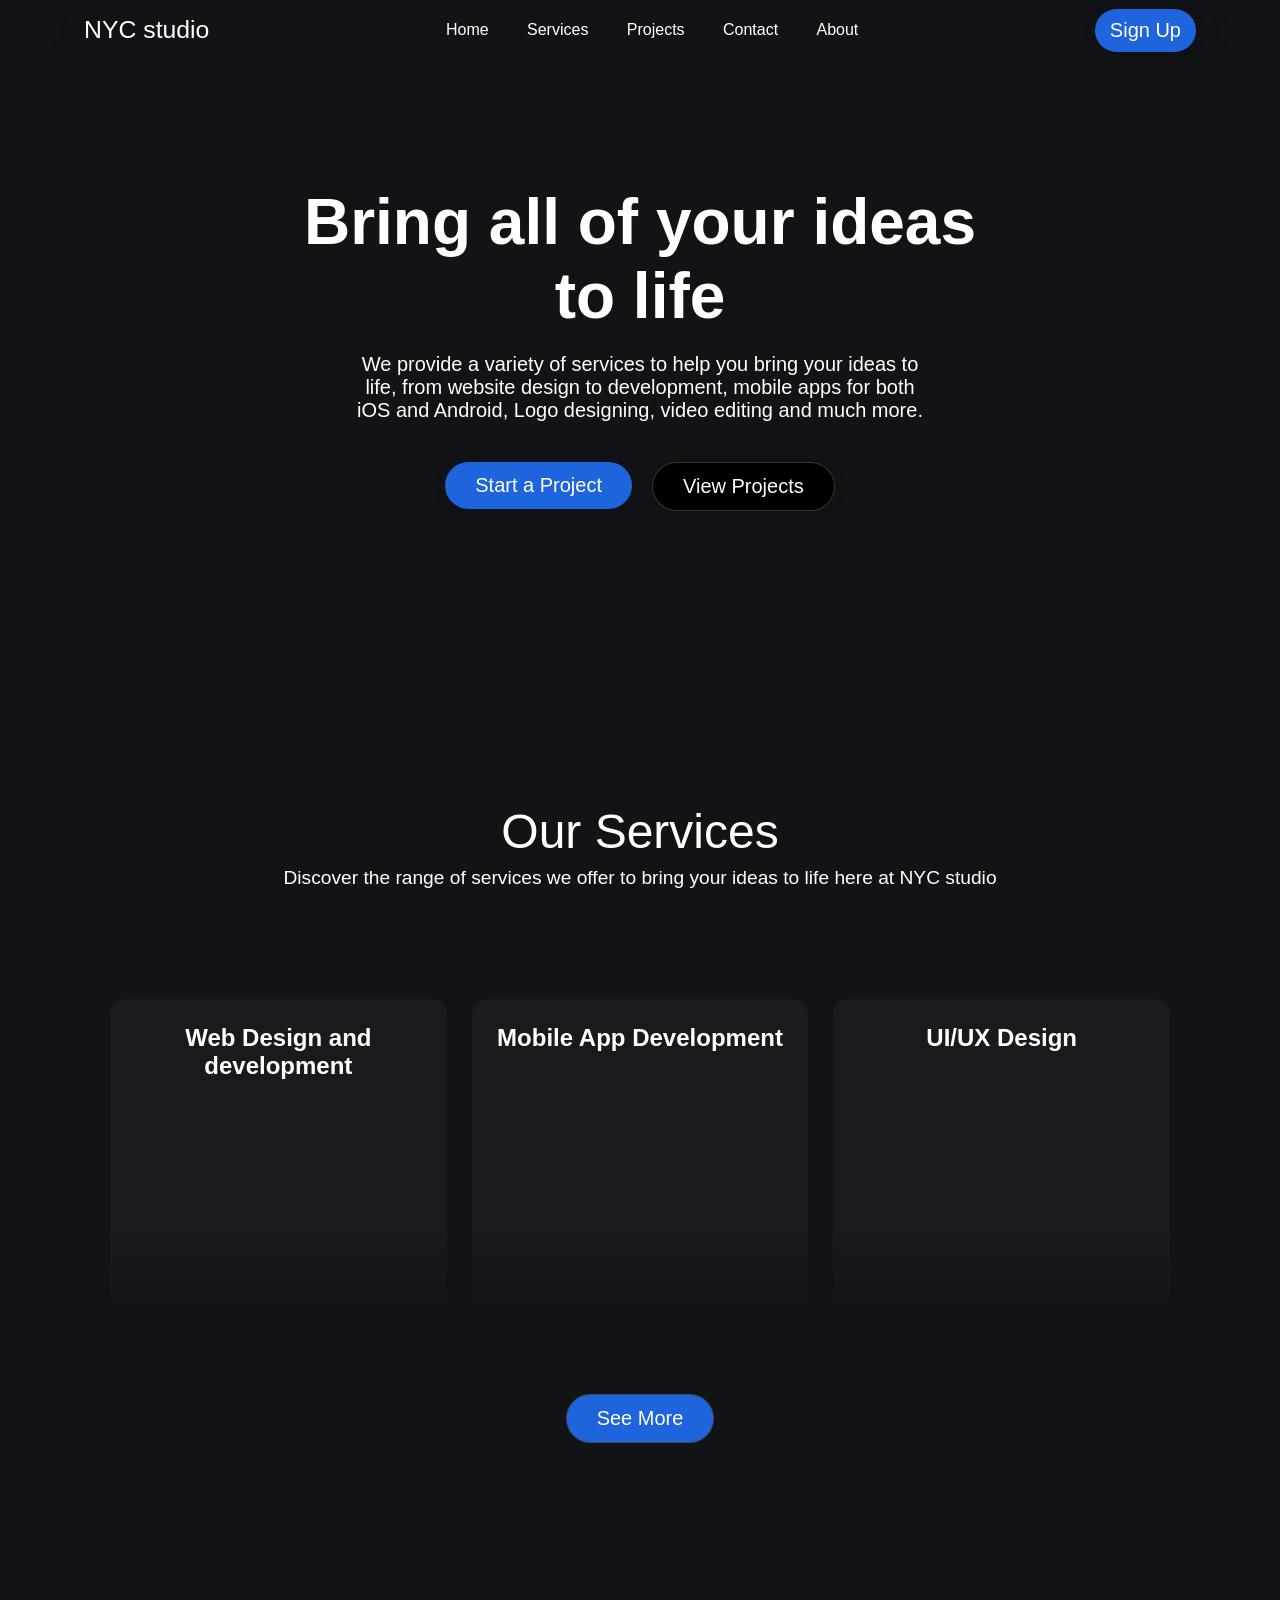
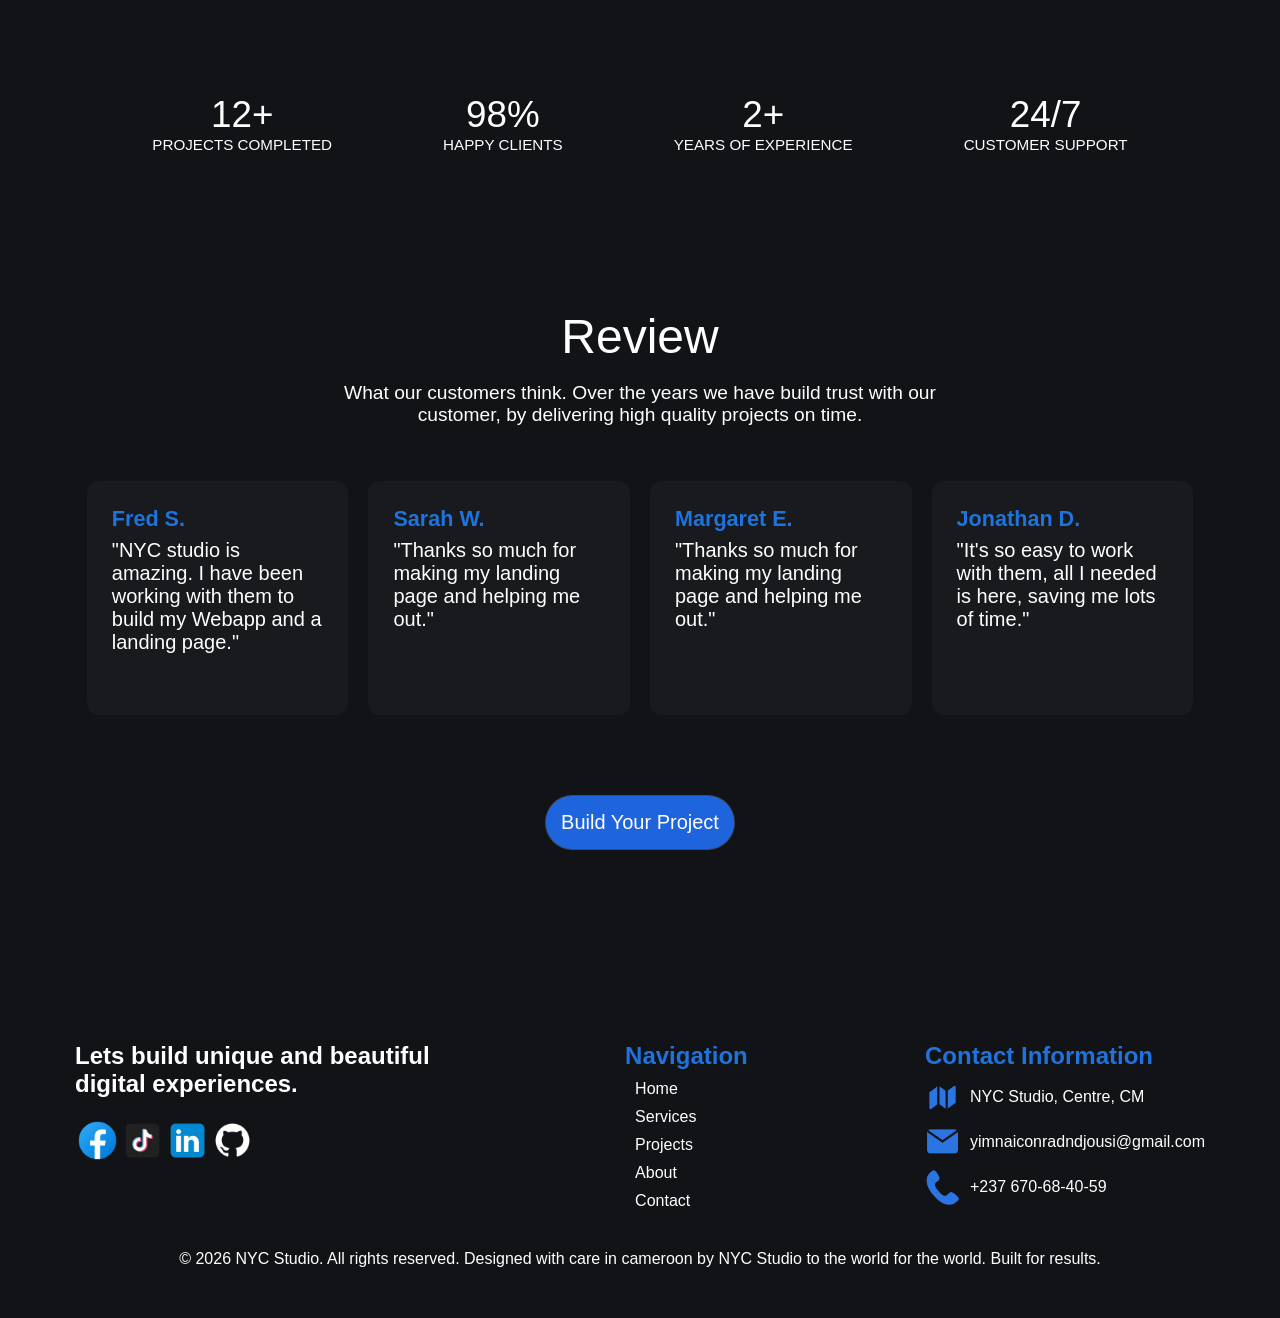
<file: index.html>
<!DOCTYPE html>
<html lang="en">
<head>
    <meta charset="UTF-8">
    <meta name="viewport" content="width=device-width, initial-scale=1.0">
    <title>NYC studio</title>
    <link rel="stylesheet" href="./styles/style.css">
    <link rel="shortcut icon" href="./favicon.svg" type="image/x-icon">
    <script src="./scripts/main.js" defer></script>
    <link rel="shortcut icon" href="./icons/AI.webp" type="image/x-icon">
</head>
<body>
    <section class="hero-section">
        <nav class="navbar">
            <div class="navbar-logo">
                <span>NYC studio</span>
            </div>
            <div class="navbar-link">
                <ul>
                    <li><a href="./index.html">Home</a></li>
                    <li><a href="./pages/services.html">Services</a></li>
                    <li><a href="./pages/projects.html">Projects</a></li>
                    <li><a href="./pages/contact.html">Contact</a></li>
                    <li><a href="./pages/about.html">About</a></li>
                </ul>
            </div>
            <div class="navbar-call-to-action">
                <a href="/login.html"><button class="signup-btn">Sign Up</button></a>
            </div>
        </nav>

        <div class="hero-content">
            <h1 id="hero-section-title">Bring all of your ideas to life</h1>
            <p>We provide a variety of services to help you bring your ideas to life, from website design to development, mobile apps for both iOS and Android, Logo designing, video editing and much more.</p>

            <div class="hero-buttons">
                <a href="./pages/services.html"><button class="Start-project-btn">Start a Project</button></a>
                <a href="./pages/projects.html"><button class="view-project-btn">View Projects</button></a>
            </div>
    </section>

    <!-- #Services Section -->

    <section class="service-section">
        <div>
            <div class="service-section-h">
                <span>Our Services</span>
                <div class="service-section-p">
                    <p>Discover the range of services we offer to bring your ideas to life here at NYC studio</p>
                </div>
            </div>

            <div id="services-card-container">
                    <div class="service-card">
                        <h2>Web Design and development</h2>
                        
                        <div class="service-card-description">
                            <p>We design and create stunning and responsive websites that captivate your audience and drive results.</p>
                        </div>
                    </div>

                    <div class="service-card">
                        <h2>Mobile App Development</h2>

                        <div class="service-card-description">
                            <p>We build powerful and engaging mobile applications for both iOS and Android platforms.</p>
                        </div>
                    </div>

                    <div class="service-card">
                        <h2>UI/UX Design</h2>

                        <div class="service-card-description">
                            <p>We create unique and memorable user interfaces and experiences that enhance your product's usability and appeal.</p>
                        </div>
                        
                    </div>
            </div>

            <div class="see-more">
                <a href="/pages/services.html"><button class="see-more-btn">See More</button></a>
            </div>
        </div>
    </section>

    <!-- #Review Section -->
    <section class="review-section">
        <div class="review-info">
            <div class="summary-review-info">
                <p>12+</p>
                <span>PROJECTS COMPLETED</span>
            </div>

            <div class="summary-review-info">
                <p>98%</p>
                <span>HAPPY CLIENTS</span>
            </div>

            <div class="summary-review-info">
                <p>2+</p>
                <span>YEARS OF EXPERIENCE</span>
            </div>

            <div class="summary-review-info">
                <p>24/7</p>
                <span>CUSTOMER SUPPORT</span>
            </div>
        </div>

        <div class="customer-review">
            <div class="customer-container">
                <span>Review</span>
                <p>What our customers think. Over the years we have build trust with our customer, by delivering high quality projects on time.</p>
            </div>

            <div class="rewiews-containers">
                <div class="user-review">
                    <div>
                        <h3>Fred S.</h3>
                    </div>
                    
                    <div>
                        <p>"NYC studio is amazing. I have been working with them to build my Webapp and a landing page."</p>
                    </div>
                </div>

                <div class="user-review">
                    <div>
                        <h3>Sarah W.</h3>
                    </div>

                    <div>
                        <p>"Thanks so much for making my landing page and helping me out."</p>
                    </div>
                </div>

                <div class="user-review">
                    <div>
                        <h3>Margaret E.</h3>
                    </div>

                    <div>
                        <p>"Thanks so much for making my landing page and helping me out."</p>
                    </div>
                </div>

                <div class="user-review">
                    <div>
                        <h3>Jonathan D.</h3>
                    </div>

                    <div>
                        <p>"It's so easy to work with them, all I needed is here, saving me lots of time."</p>
                    </div>
                </div>
            </div>

            <button id="buildProject">Build Your Project</button>
        </div>

    </section>

    <!-- #Footer Section -->

    <footer>
        <div class="footer-content">
            <div class="conclusion">
                <p>Lets build unique and beautiful digital experiences.</p>
                <div class="socail-medias">
                    <img class="icon" src="./icons/facebook.webp" alt="Facebook">
                    <img class="icon" src="./icons/tiktok.webp" alt="Tiktok">
                    <img class="icon" src="./icons/linkedin.webp" alt="Linkedin">
                    <img class="icon" src="./icons/github-white.webp" alt="Github">
                </div>
            </div>

            <div class="footer-links-container">
                <h1>Navigation</h1>
                <div class="foot-link-div">
                    <ul>
                        <div><li class="foot-nav"><a class="foot-li" href="./index.html">Home</a></li></div>
                        <div><li class="foot-nav"><a class="foot-li" href="./pages/services.html">Services</a></li></div>
                        <div><li class="foot-nav"><a class="foot-li" href="./pages/projects.html">Projects</a></li></div>
                        <div><li class="foot-nav"><a class="foot-li" href="./pages/about.html">About</a></li></div>
                        <div><li class="foot-nav"><a class="foot-li" href="./pages/contact.html">Contact</a></li></div>
                    </ul>
                </div>
            </div>

            <div class="footer-extra">
                <h1>Contact Information</h1>
                <div class="contact-information">
                    <img class="icon" src="./icons/map.webp" alt="Map icon">
                    <p>NYC Studio, Centre, CM</p>
                </div>

                <div class="contact-information">
                    <img class="icon" src="./icons/message.webp" alt="mail icon">
                    <p>yimnaiconradndjousi@gmail.com</p>
                </div>

                <div class="contact-information">
                    <img class="icon" src="./icons/phone.webp" alt="phone icon">
                    <p>+237 670-68-40-59 </p>
                </div>
            </div>
        </div>

        <div class="footer-copyright">
            <p>&copy; 2026 NYC Studio. All rights reserved. Designed with care in cameroon by NYC Studio to the world for the world. Built for results.</p>
        </div>
    </footer>

</body>
</html>
</file>
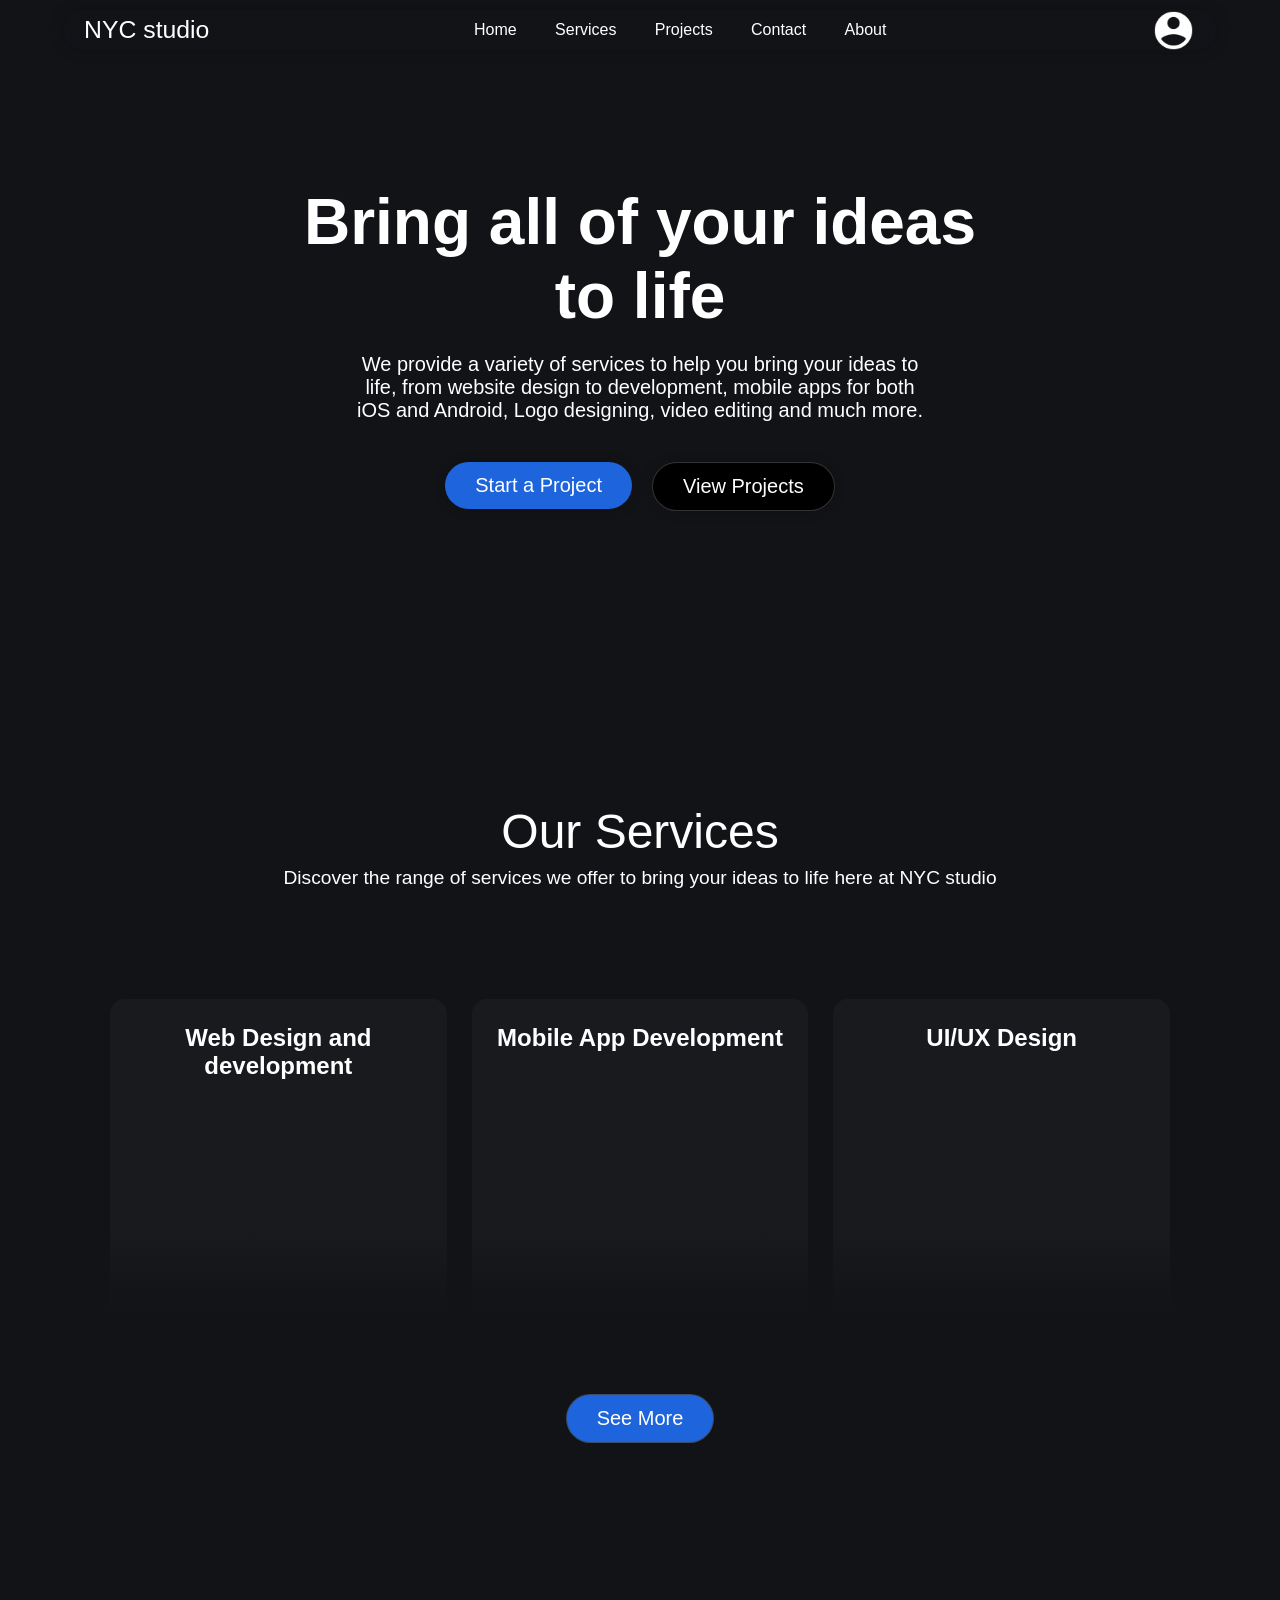
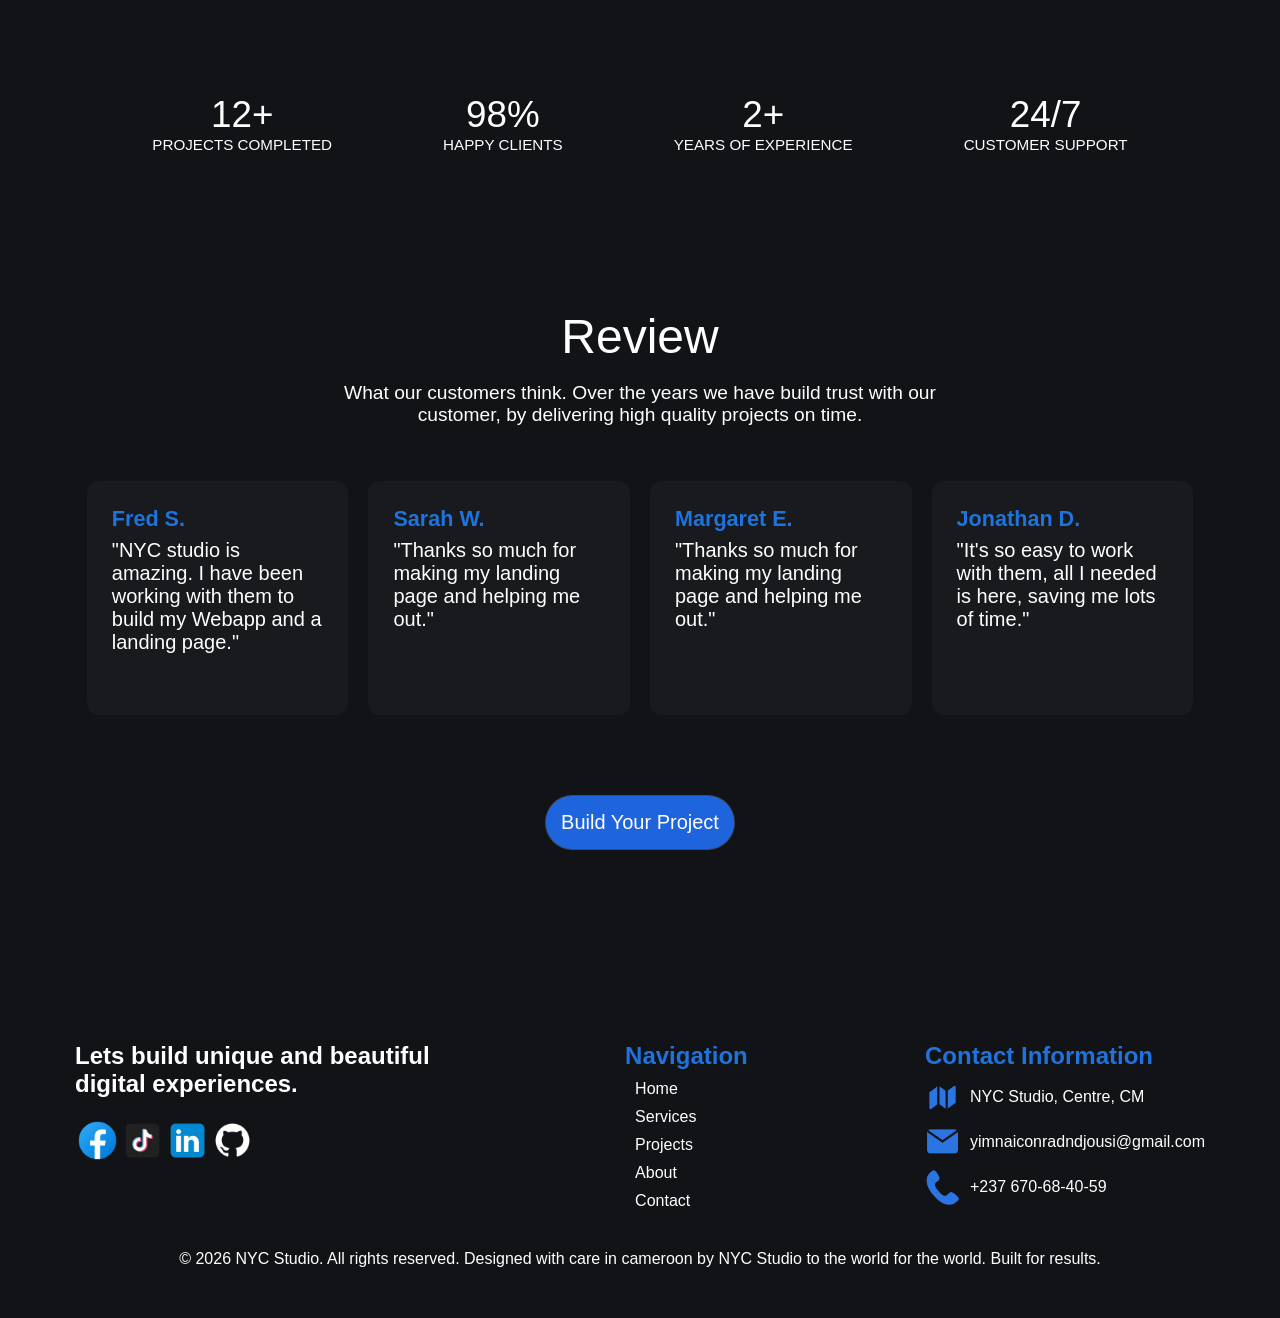
<file: home.html>
<!DOCTYPE html>
<html lang="en">
<head>
    <meta charset="UTF-8">
    <meta name="viewport" content="width=device-width, initial-scale=1.0">
    <title>NYC studio</title>
    <link rel="stylesheet" href="./styles/style.css">
    <link rel="shortcut icon" href="./favicon.svg" type="image/x-icon">
    <script src="./scripts/main.js" defer></script>
    <link rel="shortcut icon" href="./icons/AI.webp" type="image/x-icon">
</head>
<body>
    <section class="hero-section">
        <nav class="navbar">
            <div class="navbar-logo">
                <span>NYC studio</span>
            </div>

            <div class="navbar-link">
                <ul>
                    <li><a href="./index.html">Home</a></li>
                    <li><a href="./pages/services.html">Services</a></li>
                    <li><a href="./pages/projects.html">Projects</a></li>
                    <li><a href="./pages/contact.html">Contact</a></li>
                    <li><a href="./pages/about.html">About</a></li>
                </ul>
            </div>
            <div class="navbar-call-to-action">
                <!-- <a href="/signup.html"><button class="signup-btn">Sign Up</button></a> -->
                <img class="icon" src="./icons/user.png" alt="">
            </div>
        </nav>

        <div class="hero-content">
            <h1 id="hero-section-title">Bring all of your ideas to life</h1>
            <p>We provide a variety of services to help you bring your ideas to life, from website design to development, mobile apps for both iOS and Android, Logo designing, video editing and much more.</p>

            <div class="hero-buttons">
                <a href="./pages/services.html"><button class="Start-project-btn">Start a Project</button></a>
                <a href="./pages/projects.html"><button class="view-project-btn">View Projects</button></a>
            </div>
    </section>

    <!-- #Services Section -->
    <section class="service-section">
        <div>
            <div class="service-section-h">
                <span>Our Services</span>
                <div class="service-section-p">
                    <p>Discover the range of services we offer to bring your ideas to life here at NYC studio</p>
                </div>
            </div>

            <div id="services-card-container">
                    <div class="service-card">
                        <h2>Web Design and development</h2>
                        
                        <div class="service-card-description">
                            <p>We design and create stunning and responsive websites that captivate your audience and drive results.</p>
                        </div>
                    </div>

                    <div class="service-card">
                        <h2>Mobile App Development</h2>

                        <div class="service-card-description">
                            <p>We build powerful and engaging mobile applications for both iOS and Android platforms.</p>
                        </div>
                    </div>

                    <div class="service-card">
                        <h2>UI/UX Design</h2>

                        <div class="service-card-description">
                            <p>We create unique and memorable user interfaces and experiences that enhance your product's usability and appeal.</p>
                        </div>
                        
                    </div>
            </div>

            <div class="see-more">
                <a href="/pages/services.html"><button class="see-more-btn">See More</button></a>
            </div>
        </div>
    </section>

    <!-- #Review Section -->
    <section class="review-section">
        <div class="review-info">
            <div class="summary-review-info">
                <p>12+</p>
                <span>PROJECTS COMPLETED</span>
            </div>

            <div class="summary-review-info">
                <p>98%</p>
                <span>HAPPY CLIENTS</span>
            </div>

            <div class="summary-review-info">
                <p>2+</p>
                <span>YEARS OF EXPERIENCE</span>
            </div>

            <div class="summary-review-info">
                <p>24/7</p>
                <span>CUSTOMER SUPPORT</span>
            </div>
        </div>

        <div class="customer-review">
            <div class="customer-container">
                <span>Review</span>
                <p>What our customers think. Over the years we have build trust with our customer, by delivering high quality projects on time.</p>
            </div>

            <div class="rewiews-containers">
                <div class="user-review">
                    <div>
                        <h3>Fred S.</h3>
                    </div>
                    
                    <div>
                        <p>"NYC studio is amazing. I have been working with them to build my Webapp and a landing page."</p>
                    </div>
                </div>

                <div class="user-review">
                    <div>
                        <h3>Sarah W.</h3>
                    </div>

                    <div>
                        <p>"Thanks so much for making my landing page and helping me out."</p>
                    </div>
                </div>

                <div class="user-review">
                    <div>
                        <h3>Margaret E.</h3>
                    </div>

                    <div>
                        <p>"Thanks so much for making my landing page and helping me out."</p>
                    </div>
                </div>

                <div class="user-review">
                    <div>
                        <h3>Jonathan D.</h3>
                    </div>

                    <div>
                        <p>"It's so easy to work with them, all I needed is here, saving me lots of time."</p>
                    </div>
                </div>
            </div>

            <button id="buildProject">Build Your Project</button>
        </div>

    </section>

    <!-- #Footer Section -->
    <footer>
        <div class="footer-content">
            <div class="conclusion">
                <p>Lets build unique and beautiful digital experiences.</p>
                <div class="socail-medias">
                    <img class="icon" src="./icons/facebook.webp" alt="Facebook">
                    <img class="icon" src="./icons/tiktok.webp" alt="Tiktok">
                    <img class="icon" src="./icons/linkedin.webp" alt="Linkedin">
                    <img class="icon" src="./icons/github-white.webp" alt="Github">
                </div>
            </div>

            <div class="footer-links-container">
                <h1>Navigation</h1>
                <div class="foot-link-div">
                    <ul>
                        <li class="foot-nav" id="home-redirect"><a class="foot-li" href="./index.html">Home</a></li>
                        <li class="foot-nav"><a class="foot-li" href="./pages/services.html">Services</a></li>
                        <li class="foot-nav"><a class="foot-li" href="./pages/projects.html">Projects</a></li>
                        <li class="foot-nav"><a class="foot-li" href="./pages/about.html">About</a></li>
                        <li class="foot-nav"><a class="foot-li" href="./pages/contact.html">Contact</a></li>
                    </ul>
                </div>
            </div>

            <div class="footer-extra">
                <h1>Contact Information</h1>
                <div class="contact-information">
                    <img class="icon" src="./icons/map.webp" alt="Map icon">
                    <p>NYC Studio, Centre, CM</p>
                </div>

                <div class="contact-information">
                    <img class="icon" src="./icons/message.webp" alt="mail icon">
                    <p>yimnaiconradndjousi@gmail.com</p>
                </div>

                <div class="contact-information">
                    <img class="icon" src="./icons/phone.webp" alt="phone icon">
                    <p>+237 670-68-40-59 </p>
                </div>
            </div>
        </div>

        <div class="footer-copyright">
            <p>&copy; 2026 NYC Studio. All rights reserved. Designed with care in cameroon by NYC Studio to the world for the world. Built for results.</p>
        </div>
    </footer>

</body>
</html>
</file>
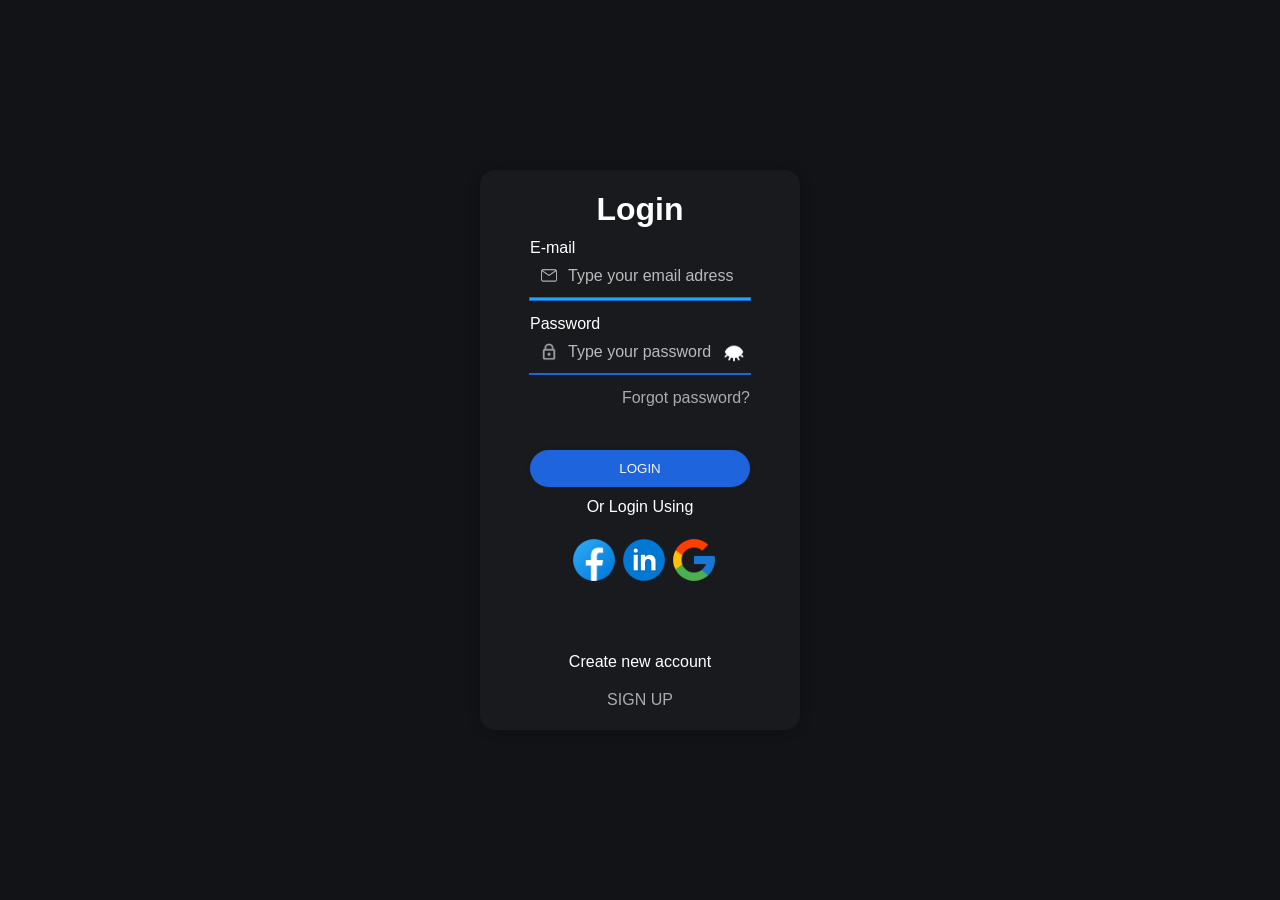
<file: login.html>
<!DOCTYPE html>
<html lang="en">
<head>
    <meta charset="UTF-8">
    <meta name="viewport" content="width=device-width, initial-scale=1.0">
    <title>Login Page</title>
    <link rel="stylesheet" href="./styles/signup.css">
    <link rel="shortcut icon" href="./favicon.svg" type="image/x-icon">
    <script src="./scripts/Auth0.js" defer></script>

</head>
<body>
    <div class="login-form">
        <form action="">
            <div class="form-title">
                <h1>Login</h1>
            </div>

            <div class="input-field">
                <label for="email">E-mail</label>
                <div class="input-and-logo">
                    <img src="./icons/email2.png" class="input-icon" alt="mail icon">
                    <input type="email" name="email" id="email" placeholder="Type your email adress" autocomplete="username" autofocus required>
                </div>
                <hr class="hr">
            </div>

            <p id="email-error"></p>

            <div class="input-field">
                <label for="password">Password</label>
                <div class="input-and-logo">
                    <img src="./icons/lock icon.png" class="input-icon" alt="lock icon">
                    <input type="password" name="password" id="password" placeholder="Type your password" autocomplete="current-password">
                    <img src="./icons/hide-password.png" id="show-or-hide-password" alt="eye icon">
                </div>

                <hr class="hr">
            </div>
            <p id="password-error"></p>
            

            <a href="#" class="forgot-password-link">Forgot password?</a>

            <button id="login-btn">LOGIN</button>

            <p>Or Login Using</p>
            <div class="sign-up">
                <div class="login-option">
                    <a href="#"><img class="socail-media-icons" src="./icons/facebook.webp" alt="facebook logo"></a>
                    <a href="#"><img class="socail-media-icons" src="./icons/linkedin.png" alt="linkedin logo"></a>
                    <a href="#"><img class="socail-media-icons" src="./icons/google.png" alt="google logo"></a>
                </div>
            </div>

            <p>Create new account</p>
            <a href="#" class="external-link">SIGN UP</a>

        </form>

    </div>
</body>
</html>

<div class="container">
    <div class="1">
        <div class="2"></div>
    </div>
</div>
</file>
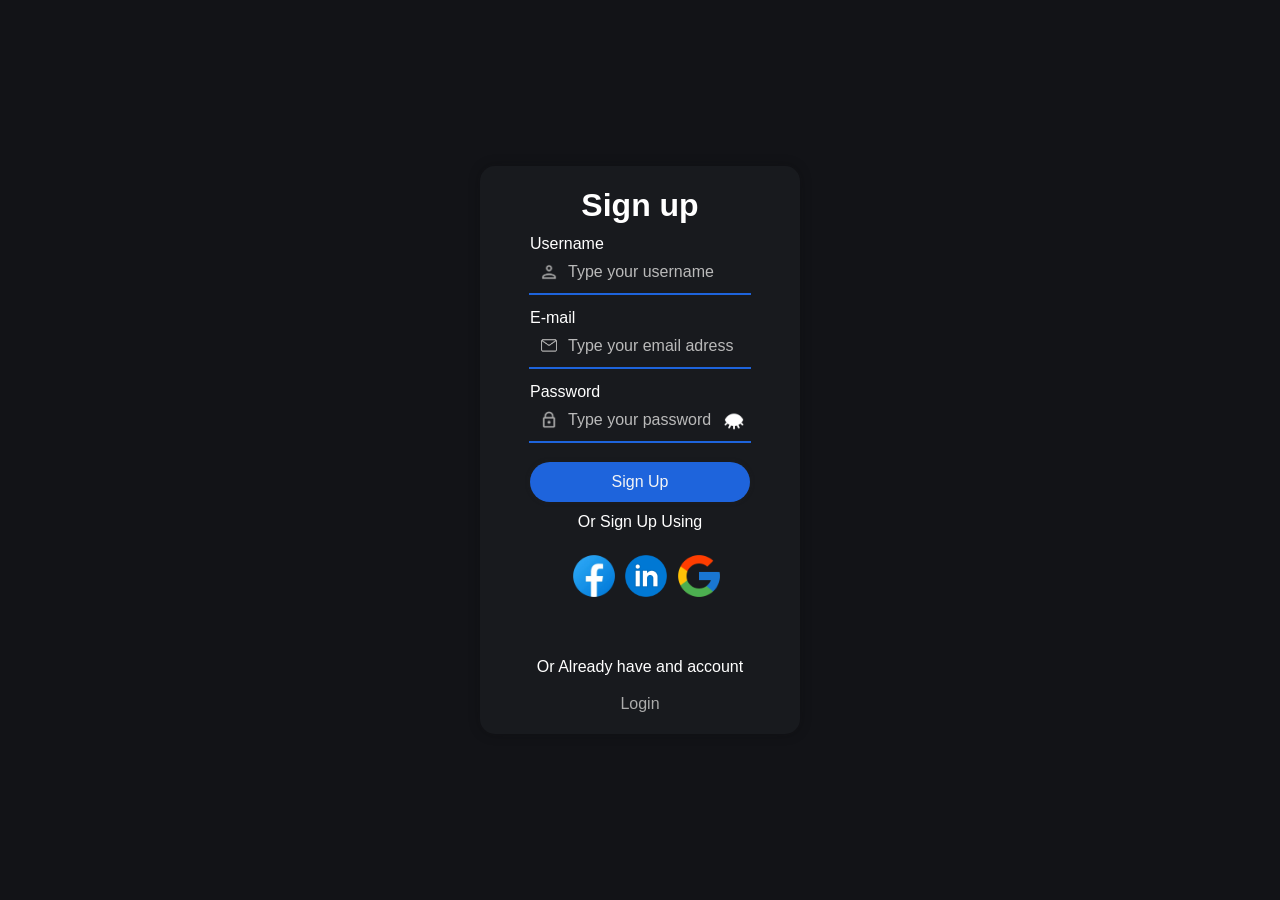
<file: signup.html>
<!DOCTYPE html>
<html lang="en">
<head>
    <meta charset="UTF-8">
    <meta name="viewport" content="width=device-width, initial-scale=1.0">
    <title>Signup Page</title>
    <link rel="stylesheet" href="./styles/signup.css">
    <link rel="shortcut icon" href="./favicon.svg" type="image/x-icon">
    <script src="./scripts/Auth0.js" defer></script>

</head>
<body>
    <div class="signup-form">
        <form action="">
            <div class="form-title">
                <h1>Sign up</h1>
            </div>
            
            <div class="input-field">
                <label for="username">Username</label>
                <div class="input-and-logo">
                    <img src="./icons/user icon.png" class="input-icon" alt="user icon">
                    <input type="text" name="username" id="username" placeholder="Type your username" autocomplete="username" required>
                </div>

                <hr class="hr">
            </div>
            <p id="username-error"></p>
            
            <div class="input-field">
                <label for="email">E-mail</label>
                <div class="input-and-logo">
                    <img src="./icons/email2.png" class="input-icon" alt="mail icon">
                    <input type="email" name="email" id="email" placeholder="Type your email adress" autocomplete="username" required>
                </div>

                <hr class="hr">
            </div>
            <p id="email-error"></p>

            <div class="input-field">
                <label for="password">Password</label>
                <div class="input-and-logo">
                    <img src="./icons/lock icon.png" class="input-icon" alt="lock icon">
                    <input type="password" name="password" id="password" placeholder="Type your password" autocomplete="current-password" required>
                    <img src="./icons/hide-password.png" id="show-or-hide-password" alt="eye icon">
                </div>

                <hr class="hr">
            </div>
            <p id="password-error"></p>

            <button id="signup-btn">Sign Up</button>

            <p>Or Sign Up Using</p>
            <div class="sign-up">
                <div class="signup-option">
                    <a href="#"><img class="socail-media-icons" src="./icons/facebook.webp" alt="facebook logo"></a>
                    <a href="#"><img class="socail-media-icons" src="./icons/linkedin.png" alt="linkedin logo"></a>
                    <a href="#"><img class="socail-media-icons" src="./icons/google.png" alt="google logo"></a>
                </div>
            </div>

            <p>Or Already have and account</p>
            <a href="./login.html" class="external-link">Login</a>

        </form>

    </div>
</body>
</html>
</file>
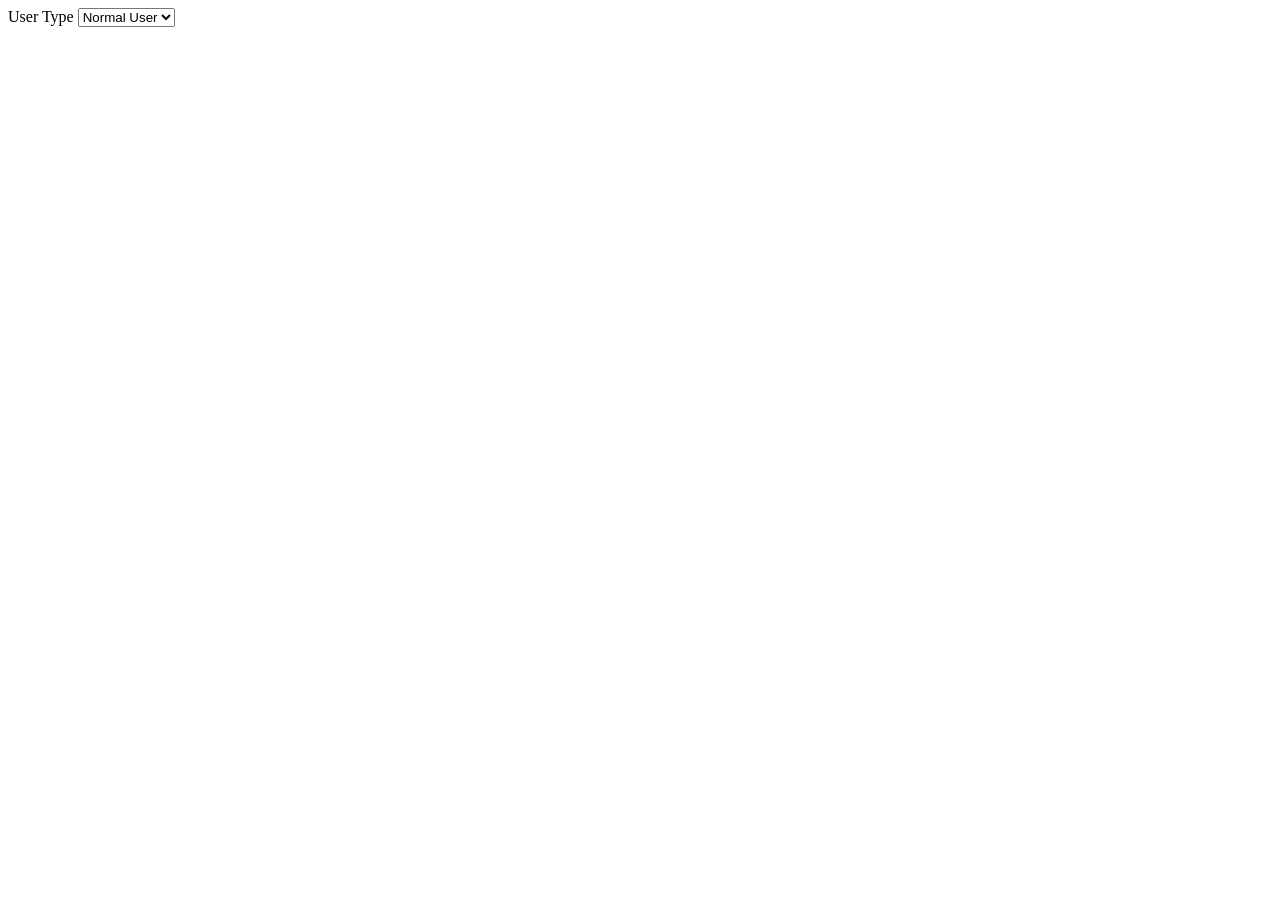
<file: test.html>
<!DOCTYPE html>
<html lang="en">
<head>
    <meta charset="UTF-8">
    <meta name="viewport" content="width=device-width, initial-scale=1.0">
    <title>Document</title>
</head>
<body>
    <label for="usertype">User Type</label>
    <select name="usertype" id="select-user-type">
        <option value="normal-user">Normal User</option>
        <option value="admin-user">Admin User</option>
    </select>

    <script>
        const select = document.getElementById("select-user-type");
        select.addEventListener("change", (event) => {
            const chosenValue = event.target.value;

            console.log(chosenValue)
        })
        
    </script>

</body>
</html>
</file>
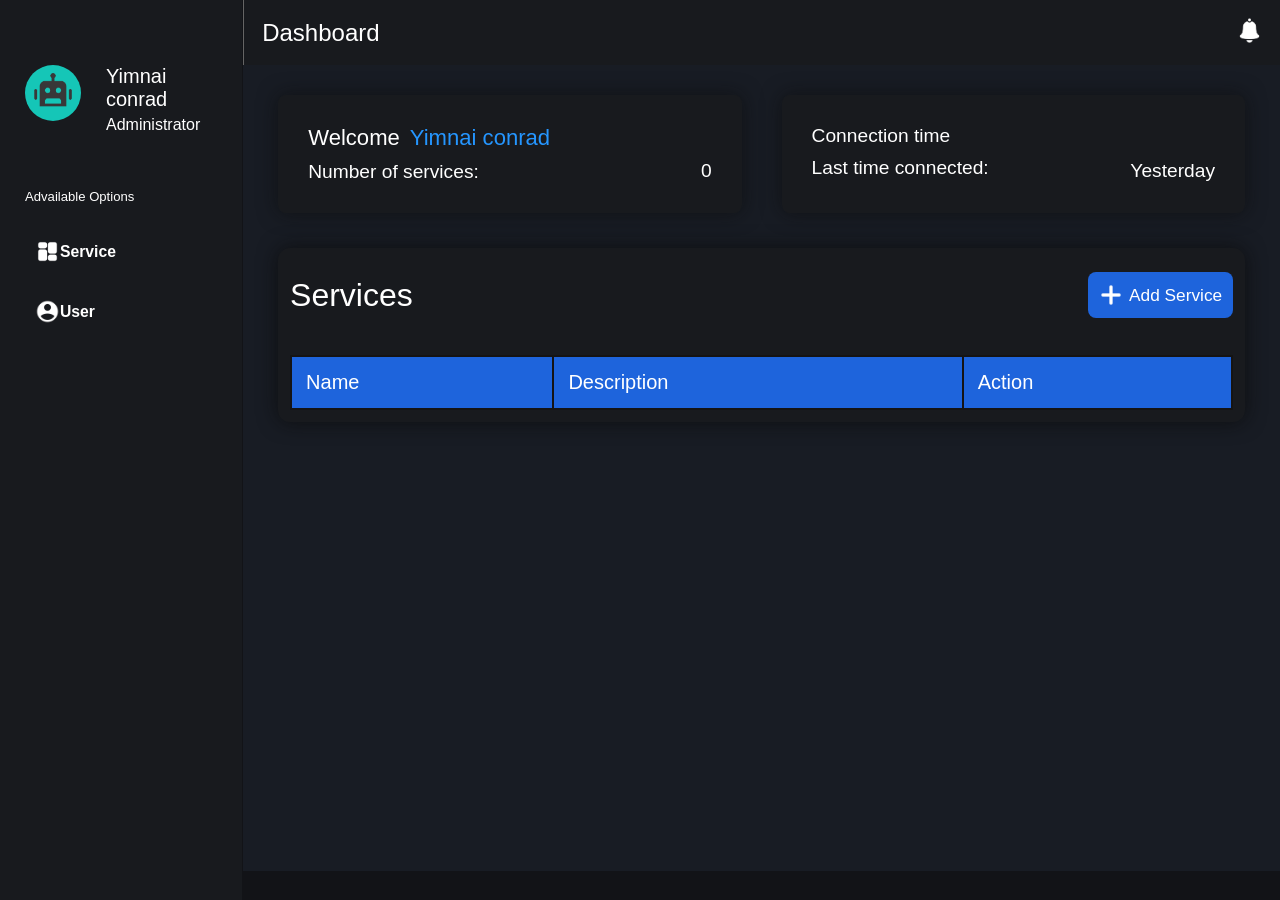
<file: pages/admin.html>
<!DOCTYPE html>
<html lang="en">
<head>
    <meta charset="UTF-8">
    <meta name="viewport" content="width=device-width, initial-scale=1.0">
    <title>Admin page</title>
    <link rel="stylesheet" href="../styles/admin.css">
    <link rel="shortcut icon" href="../favicon.svg" type="image/x-icon">
    <script src="../scripts/main.js" defer></script>
</head>
<body>

    <section id="admin-dashboard">
        <div class="sidebar">
            <div class="admin-user">
                <div><img class="user-image" src="../icons/bot.webp" alt="admin user picture"></div>

                <div class="admin-info">
                    <span id="sidebar-username" class="userName">Yimnai conrad</span>
                    <p>Administrator</p>
                </div>
            </div>

            <!-- Sidebar Navigation -->
            <div class="sidebar-nav">
                <p>Advailable Options</p>
                <div class="sidebar-nav-container">
                    <div class="sideBar">
                        <div class="sidebar-link" id="service-sidebar">
                            <img class="sibebar-icon" src="/icons/dashboard.png" alt="dashboard icon">
                            <p>Service</p>
                        </div>
                    </div>

                    <div class="sideBar">
                        <div class="sidebar-link" id="user-sidebar">
                            <img class="sibebar-icon" src="/icons/user.png" alt="users icon">
                            <p>User</p>
                        </div>
                    </div>
                </div>
            </div>
        </div>

        <!-- Dashboard Navbar -->
        <div class="dashboard">
            <div id="navbar">
                <div class="navbar-left">
                    <span>Dashboard</span>
                </div>

                <div class="navbar-right">
                    <img class="nav-icon" src="../icons/notification.png" alt="notification icon">
                </div>
            </div>

            <!-- Main windows view for dynamic content -->
            <div class="main-page-view" id="service-view">

                <div class="main-view-analytics" id="view-analytics">

                    <!-- view card left -->
                    <div class="view-card" >
                        <div class="card-section">
                            <div class="welcome-msg">
                                <p>Welcome</p>
                                <span id="userName">Yimnai conrad</span>
                            </div>
                            
                            <div>
                                <p>Number of <span id="name-of-entity">services</span>: </p>
                            </div>
                        </div>

                        <div class="card-section-2">
                            <p id="number-of-entity">5</p>
                        </div>
                    </div>

                    <!-- view card left -->
                    <div class="view-card">
                        <div class="card-section">
                            <p>Connection time</p>
                            <p>Last time connected: </p>
                        </div>

                        <div class="card-section-2">
                            <p id="last-time-connected">Yesterday</p>
                        </div>
                    </div>
                    
                </div>

                <!-- Forms -->

                <!-- Add serivce form for dynamic content -->
                <div class="add-form-container">
                    <!-- Close form button -->
                    <img class="close-btn"src="../icons/close-white.png" alt="close icon">

                    <form id="addition-form">
                        <!-- Name -->
                        <label for="title" class="label" id="add-form-name-label">Service Name</label>
                        <input type="text" name="title" id="add-form-input" placeholder="Type the name of the E-service here">
                        <hr>

                        <div id="for-user-form-input">
                            <label for="email" class="description-label">User Email</label>
                            <input type="email" name="email" id="add-form-email" placeholder="Enter the user's email"></input>
                            <hr>

                            <label for="usertype">User Type</label>
                            <select name="usertype" id="select-user-type">
                                <option value="normal-user">Normal User</option>
                                <option value="admin-user">Admin User</option>
                            </select>
                        </div>
                        <!-- Description -->
                        <div id="for-service-form-input">
                            <label for="description" class="description-label">Service Description</label>
                            <textarea name="description" id="add-form-textarea" placeholder="Enter the E-service description here..."></textarea>
                            <hr>
                        </div>
                        <!-- Add button -->
                        <button class="add-btn" id="form-add-btn">Add Service</button>
                    </form>
                </div>

                <!-- Modify serivce form for dynamic content -->
                <div id="modify-form-container">
                    <!-- Close form button -->
                    <img class="close-btn"src="../icons/close-white.png" alt="">

                    <form id="modification-form">
                        <!-- Name --> 
                        <label for="title" class="name-label" id="modify-form-name-label">Service Name</label>
                        <textarea name="title" id="modify-form-input" placeholder="Type the name of the E-service here"></textarea>
                        <hr>
                        <!-- Description -->
                        <label for="description" class="description-label">Service Description</label>
                        <textarea name="description" id="modify-form-textarea" placeholder="Enter the E-service description here..."></textarea>
                        <hr>
                        <!-- action -->
                        <div class="modification-buttons">
                            <button id="apply-changes-btn">Apply</button>
                            <button id="discard-changes-btn">Discard</button>
                        </div>
                    </form>
                </div>

                <div class="table-section">
                    <div id="table-container">
                        <table>
                            <!-- Table Caption or Title -->
                            <caption>
                                <div class="caption-container">
                                    <div id="caption-title">Services</div>
                                    <div>
                                        <!-- Add service modal form summoner -->
                                        <button id="table-add-btn">
                                            <div class="add-btn-container">
                                                <img class="plus-icon" src="../icons/plus.png" alt=""> 
                                                <p>Add <span id="add-btn-container-text">Service</span></p>
                                            </div>
                                        </button>
                                    </div>
                                </div>
                            </caption>

                            <!-- Table Header -->
                            <thead>
                                <tr>
                                    <th>Name</th>
                                    <th id="entity-role-or-description">Description</th>
                                    <th>Action</th>
                                </tr>
                            </thead>

                            <!-- Table Data or Entries -->
                            <tbody id="table-data">
                            </tbody>

                        </table>
                    </div>     
                </div>

            </div>

        </div>

    </section>
</body>
</html>
</file>
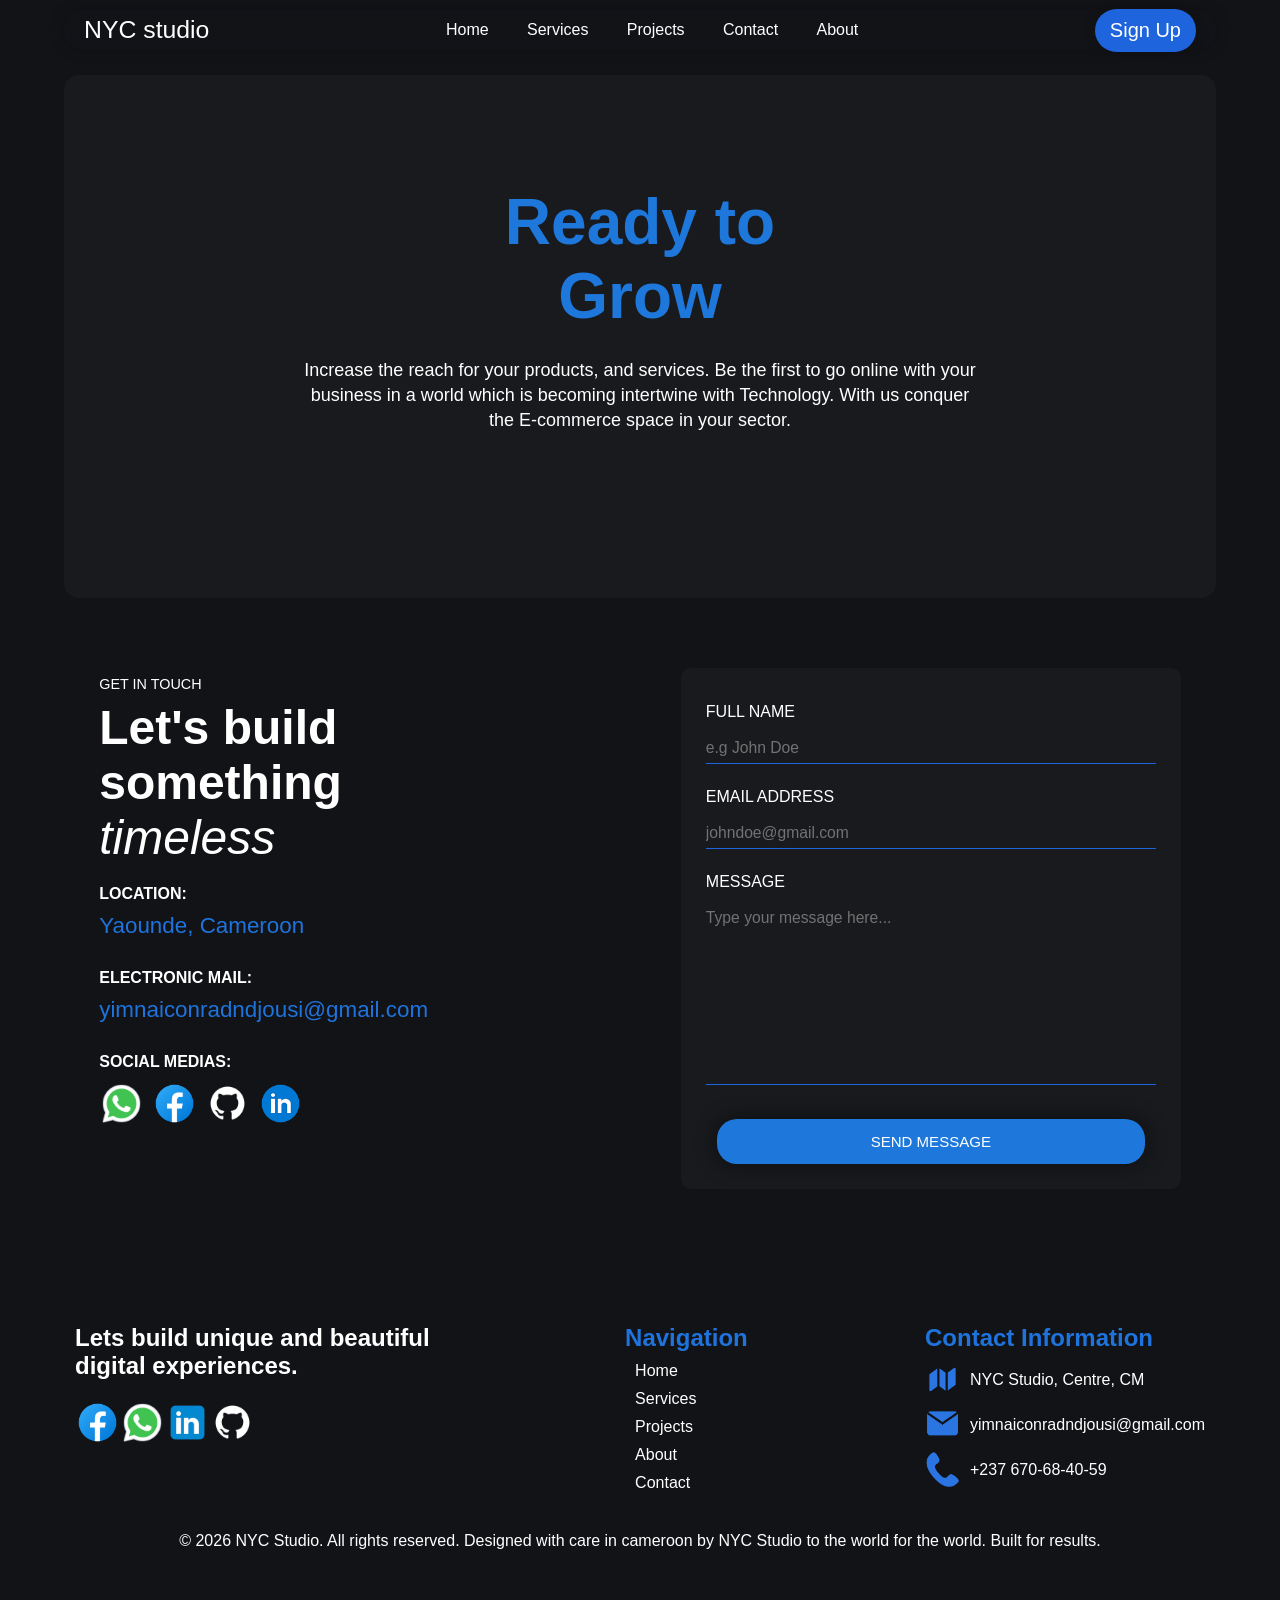
<file: pages/contact.html>
<!DOCTYPE html>
<html lang="en">
<head>
    <meta charset="UTF-8">
    <meta name="viewport" content="width=device-width, initial-scale=1.0">
    <title>NYC studio</title>
    <link rel="stylesheet" href="../styles/style.css">
    <link rel="stylesheet" href="../styles/contact.css">
    <link rel="shortcut icon" href="../favicon.svg" type="image/x-icon">
    <script src="../scripts/main.js" defer></script>
</head>
<body>

    <!-- # Home Section  -->
    <section class="hero-section">
        <nav class="navbar">
            <div class="navbar-logo">
                <span>NYC studio</span>
            </div>
            <div class="navbar-link">
                <ul>
                    <li><a href="../index.html">Home</a></li>
                    <li><a href="./services.html">Services</a></li>
                    <li><a href="./projects.html">Projects</a></li>
                    <li><a href="./contact.html">Contact</a></li>
                    <li><a href="./about.html">About</a></li>
                </ul>
            </div>
            <div class="navbar-call-to-action">
                <a href="/login.html"><button class="signup-btn">Sign Up</button></a>
            </div>
        </nav>

        <div class="hero-content">
            <div class="heading-content">
                <div class="heading-content-h">
                    <h1>Ready to Grow</h1>
                </div>
                <div class="heading-content-p">Increase the reach for your products, and services. Be the first to go online with your business in a world which is becoming intertwine with Technology. With us conquer the E-commerce space in your sector.</div>
            </div>
        </div>
    </section>

    

    <!-- #Contact Section -->
     
    <section id="contact-section">

        <div class="Contact-info">
            <p class="contact-title">GET IN TOUCH</p>
            <h2>Let's build something <span class="timeless">timeless</span></h2>

            <h3 class="info-title">LOCATION:</h3>
            <p class="info-contact">Yaounde, Cameroon</p>

            <h3 class="info-title">ELECTRONIC MAIL:</h3>
            <p class="info-contact">yimnaiconradndjousi@gmail.com</p>

            <h3 class="info-title">SOCIAL MEDIAS:</h3>
            <div class="info-social-medias">
                <img class="icon" src="../icons/whatsapp.png" alt="Whatsapp">
                <img class="icon" src="../icons/facebook.png" alt="Facebook">
                <img class="icon" src="../icons/github-white.webp" alt="Github">
                <img class="icon" src="../icons/linkedin.png" alt="Linkedin">
            </div>
        </div>

        <div class="contact-form">
            <form action="https://formspree.io/f/xykopknb" method="POST">
                    <div class="input-fields">
                    <label for="username">FULL NAME</label>
                    <input type="text" name="username" id="userName" placeholder="e.g John Doe" required>
                    <hr class="seperator">

                    <label for="email">EMAIL ADDRESS</label>
                    <input type="email" name="email" id="email" placeholder="johndoe@gmail.com" required>
                    <hr class="seperator">

                    <label for="message">MESSAGE</label>
                    <textarea name="message" id="message" placeholder="Type your message here..."></textarea>
                    <hr class="seperator">
                </div>

                <div class="form-btn">
                    <button type="submit" id="submit-btn">SEND MESSAGE</button>
                </div>
            </form>
        </div>
    </section>

    <!-- #Footer Section -->
    <footer>
        <div class="footer-content">
            <div class="conclusion">
                <p>Lets build unique and beautiful digital experiences.</p>
                <div class="socail-medias">
                    <img class="icon" src="../icons/facebook.png" alt="Facebook">
                    <img class="icon" src="../icons/whatsapp.png" alt="Whatsapp">
                    <img class="icon" src="../icons/linkedin.webp" alt="Linkedin">
                    <img class="icon" src="../icons/github-white.webp" alt="Github">
                </div>
            </div>

            <div class="footer-links-container">
                <h1>Navigation</h1>
                <div class="foot-link-div">
                    <ul>
                        <li class="foot-nav" id="home-redirect"><a class="foot-li" href="./index.html">Home</a></li>
                        <li class="foot-nav"><a class="foot-li" href="./pages/services.html">Services</a></li>
                        <li class="foot-nav"><a class="foot-li" href="./pages/projects.html">Projects</a></li>
                        <li class="foot-nav"><a class="foot-li" href="./pages/about.html">About</a></li>
                        <li class="foot-nav"><a class="foot-li" href="./pages/contact.html">Contact</a></li>
                    </ul>
                </div>
            </div>

            <div class="footer-extra">
                <h1>Contact Information</h1>
                <div class="contact-information">
                    <img src="../icons/map.webp" alt="Map icon">
                    <p>NYC Studio, Centre, CM</p>
                </div>

                <div class="contact-information">
                    <img src="../icons/message.webp" alt="mail icon">
                    <p>yimnaiconradndjousi@gmail.com</p>
                </div>

                <div class="contact-information">
                    <img src="../icons/phone.webp" alt="phone icon">
                    <p>+237 670-68-40-59 </p>
                </div>
            </div>
        </div>

        <div class="footer-copyright">
            <p>&copy; 2026 NYC Studio. All rights reserved. Designed with care in cameroon by NYC Studio to the world for the world. Built for results.</p>
        </div>
    </footer>

</body>
</html>
</file>
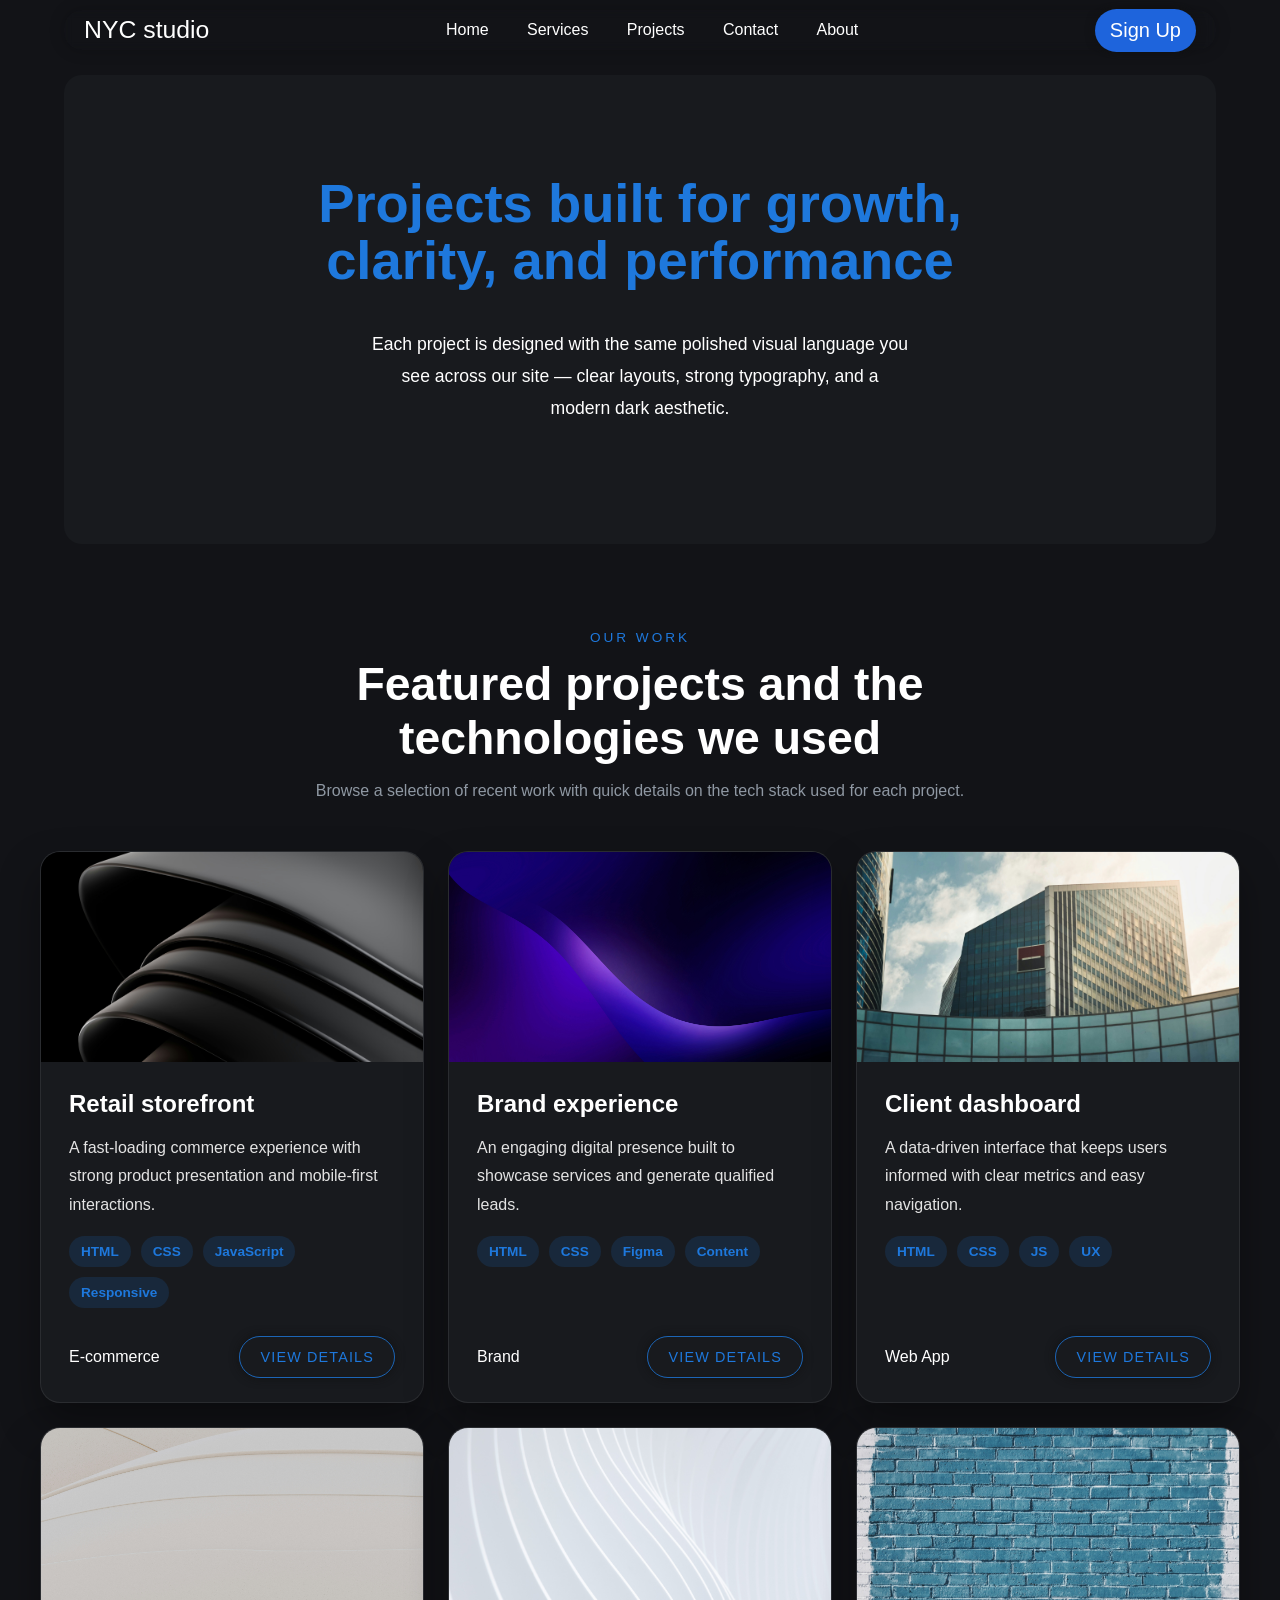
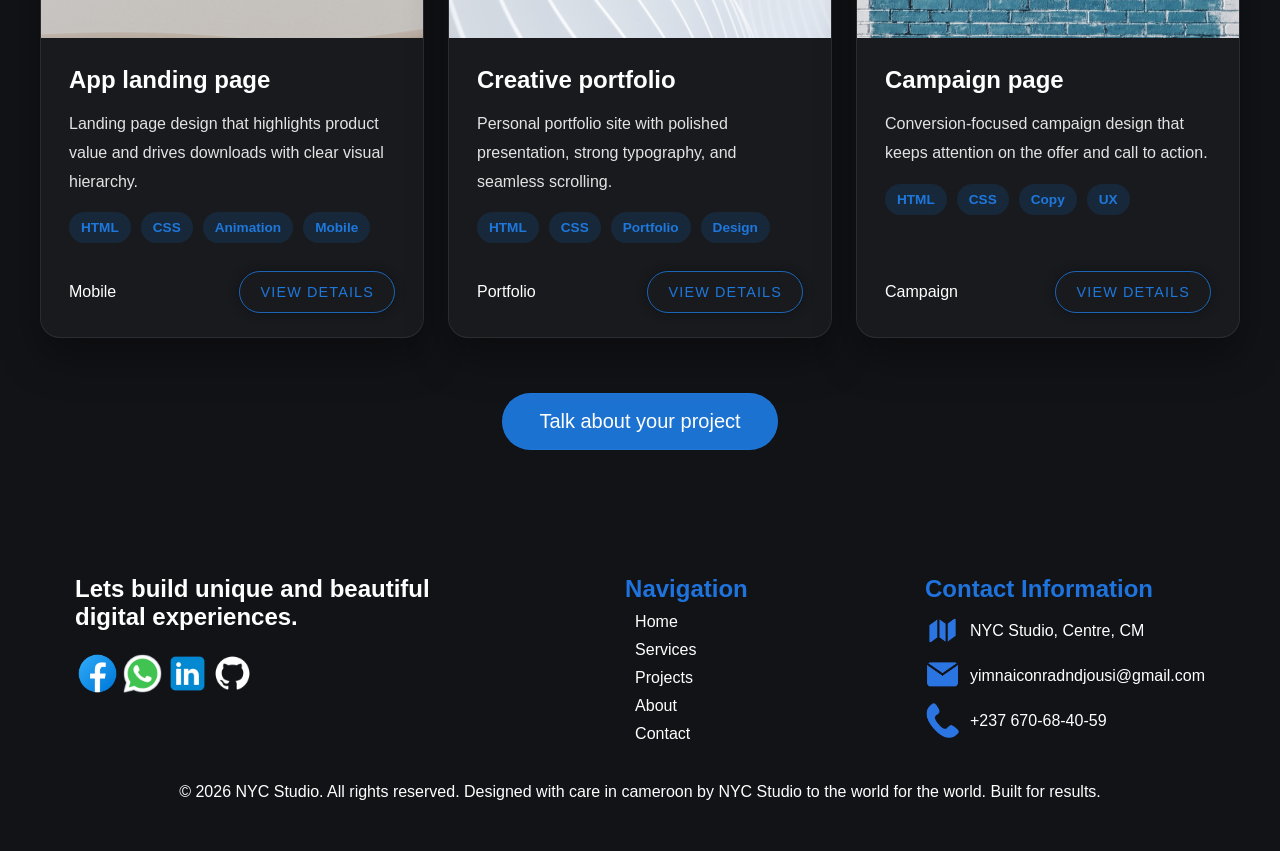
<file: pages/projects.html>
<!DOCTYPE html>
<html lang="en">
<head>
    <meta charset="UTF-8">
    <meta name="viewport" content="width=device-width, initial-scale=1.0">
    <title>NYC studio | Projects</title>
    <link rel="stylesheet" href="../styles/style.css">
    <link rel="stylesheet" href="../styles/projects.css">
    <link rel="shortcut icon" href="../favicon.svg" type="image/x-icon">
    <script src="../scripts/main.js" defer></script>
</head>
<body>

    <!-- # Home Section  -->
    <section class="hero-section">
        <nav class="navbar">
            <div class="navbar-logo">
                <span>NYC studio</span>
            </div>
            <div class="navbar-link">
                <ul>
                    <li><a href="../index.html">Home</a></li>
                    <li><a href="./services.html">Services</a></li>
                    <li><a href="./projects.html">Projects</a></li>
                    <li><a href="./contact.html">Contact</a></li>
                    <li><a href="./about.html">About</a></li>
                </ul>
            </div>
            <div class="navbar-call-to-action">
                <a href="/login.html"><button class="signup-btn">Sign Up</button></a>
            </div>
        </nav>

        <div class="hero-content">
            <h1>Projects built for growth, clarity, and performance</h1>
            <p>Each project is designed with the same polished visual language you see across our site — clear layouts, strong typography, and a modern dark aesthetic.</p>
        </div>
    </section>

    <section class="projects-section">
        <div class="section-heading">
            <p class="section-label">OUR WORK</p>
            <h2>Featured projects and the technologies we used</h2>
            <p class="section-description">Browse a selection of recent work with quick details on the tech stack used for each project.</p>
        </div>

        <div class="projects-grid">
            <article class="project-card">
                <img src="../images/andrew-kliatskyi-2bfHAKhGn4g-unsplash.jpg" alt="Retail website project image">
                <div class="project-card-body">
                    <h3>Retail storefront</h3>
                    <p>A fast-loading commerce experience with strong product presentation and mobile-first interactions.</p>
                    <div class="tech-list">
                        <span class="tech-item">HTML</span>
                        <span class="tech-item">CSS</span>
                        <span class="tech-item">JavaScript</span>
                        <span class="tech-item">Responsive</span>
                    </div>
                </div>
                <div class="project-card-footer">
                    <span class="project-tag">E-commerce</span>
                    <button class="view-project-btn">View details</button>
                </div>
            </article>

            <article class="project-card">
                <img src="../images/milad-fakurian-seA-FPPXL-M-unsplash.jpg" alt="Brand strategy website project image">
                <div class="project-card-body">
                    <h3>Brand experience</h3>
                    <p>An engaging digital presence built to showcase services and generate qualified leads.</p>
                    <div class="tech-list">
                        <span class="tech-item">HTML</span>
                        <span class="tech-item">CSS</span>
                        <span class="tech-item">Figma</span>
                        <span class="tech-item">Content</span>
                    </div>
                </div>
                <div class="project-card-footer">
                    <span class="project-tag">Brand</span>
                    <button class="view-project-btn">View details</button>
                </div>
            </article>

            <article class="project-card">
                <img src="../images/bastien-nvs-aXbT945Rutc-unsplash.jpg" alt="Dashboard project image">
                <div class="project-card-body">
                    <h3>Client dashboard</h3>
                    <p>A data-driven interface that keeps users informed with clear metrics and easy navigation.</p>
                    <div class="tech-list">
                        <span class="tech-item">HTML</span>
                        <span class="tech-item">CSS</span>
                        <span class="tech-item">JS</span>
                        <span class="tech-item">UX</span>
                    </div>
                </div>
                <div class="project-card-footer">
                    <span class="project-tag">Web App</span>
                    <button class="view-project-btn">View details</button>
                </div>
            </article>

            <article class="project-card">
                <img src="../images/pawel-czerwinski-3Fr2AJHAOjc-unsplash.jpg" alt="Mobile landing page project image">
                <div class="project-card-body">
                    <h3>App landing page</h3>
                    <p>Landing page design that highlights product value and drives downloads with clear visual hierarchy.</p>
                    <div class="tech-list">
                        <span class="tech-item">HTML</span>
                        <span class="tech-item">CSS</span>
                        <span class="tech-item">Animation</span>
                        <span class="tech-item">Mobile</span>
                    </div>
                </div>
                <div class="project-card-footer">
                    <span class="project-tag">Mobile</span>
                    <button class="view-project-btn">View details</button>
                </div>
            </article>

            <article class="project-card">
                <img src="../images/jean-philippe-delberghe-75xPHEQBmvA-unsplash.jpg" alt="Portfolio website project image">
                <div class="project-card-body">
                    <h3>Creative portfolio</h3>
                    <p>Personal portfolio site with polished presentation, strong typography, and seamless scrolling.</p>
                    <div class="tech-list">
                        <span class="tech-item">HTML</span>
                        <span class="tech-item">CSS</span>
                        <span class="tech-item">Portfolio</span>
                        <span class="tech-item">Design</span>
                    </div>
                </div>
                <div class="project-card-footer">
                    <span class="project-tag">Portfolio</span>
                    <button class="view-project-btn">View details</button>
                </div>
            </article>

            <article class="project-card">
                <img src="../images/patrick-tomasso-QMDap1TAu0g-unsplash.jpg" alt="Campaign page project image">
                <div class="project-card-body">
                    <h3>Campaign page</h3>
                    <p>Conversion-focused campaign design that keeps attention on the offer and call to action.</p>
                    <div class="tech-list">
                        <span class="tech-item">HTML</span>
                        <span class="tech-item">CSS</span>
                        <span class="tech-item">Copy</span>
                        <span class="tech-item">UX</span>
                    </div>
                </div>
                <div class="project-card-footer">
                    <span class="project-tag">Campaign</span>
                    <button class="view-project-btn">View details</button>
                </div>
            </article>
        </div>

        <div class="projects-action">
            <a href="./contact.html" class="see-more-btn">Talk about your project</a>
        </div>
    </section>

    <!-- #Footer Section -->
    <footer>
        <div class="footer-content">
            <div class="conclusion">
                <p>Lets build unique and beautiful digital experiences.</p>
                <div class="socail-medias">
                    <img class="icon" src="../icons/facebook.png" alt="Facebook">
                    <img class="icon" src="../icons/whatsapp.png" alt="Whatsapp">
                    <img class="icon" src="../icons/linkedin.webp" alt="Linkedin">
                    <img class="icon" src="../icons/github-white.webp" alt="Github">
                </div>
            </div>

            <div class="footer-links-container">
                <h1>Navigation</h1>
                <div class="foot-link-div">
                    <ul>
                        <li class="foot-nav" id="home-redirect"><a class="foot-li" href="../index.html">Home</a></li>
                        <li class="foot-nav"><a class="foot-li" href="./services.html">Services</a></li>
                        <li class="foot-nav"><a class="foot-li" href="./projects.html">Projects</a></li>
                        <li class="foot-nav"><a class="foot-li" href="./about.html">About</a></li>
                        <li class="foot-nav"><a class="foot-li" href="./contact.html">Contact</a></li>
                    </ul>
                </div>
            </div>

            <div class="footer-extra">
                <h1>Contact Information</h1>
                <div class="contact-information">
                    <img src="../icons/map.webp" alt="Map icon">
                    <p>NYC Studio, Centre, CM</p>
                </div>

                <div class="contact-information">
                    <img src="../icons/message.webp" alt="mail icon">
                    <p>yimnaiconradndjousi@gmail.com</p>
                </div>

                <div class="contact-information">
                    <img src="../icons/phone.webp" alt="phone icon">
                    <p>+237 670-68-40-59 </p>
                </div>
            </div>
        </div>

        <div class="footer-copyright">
            <p>&copy; 2026 NYC Studio. All rights reserved. Designed with care in cameroon by NYC Studio to the world for the world. Built for results.</p>
        </div>
    </footer>

</body>
</html>
</file>
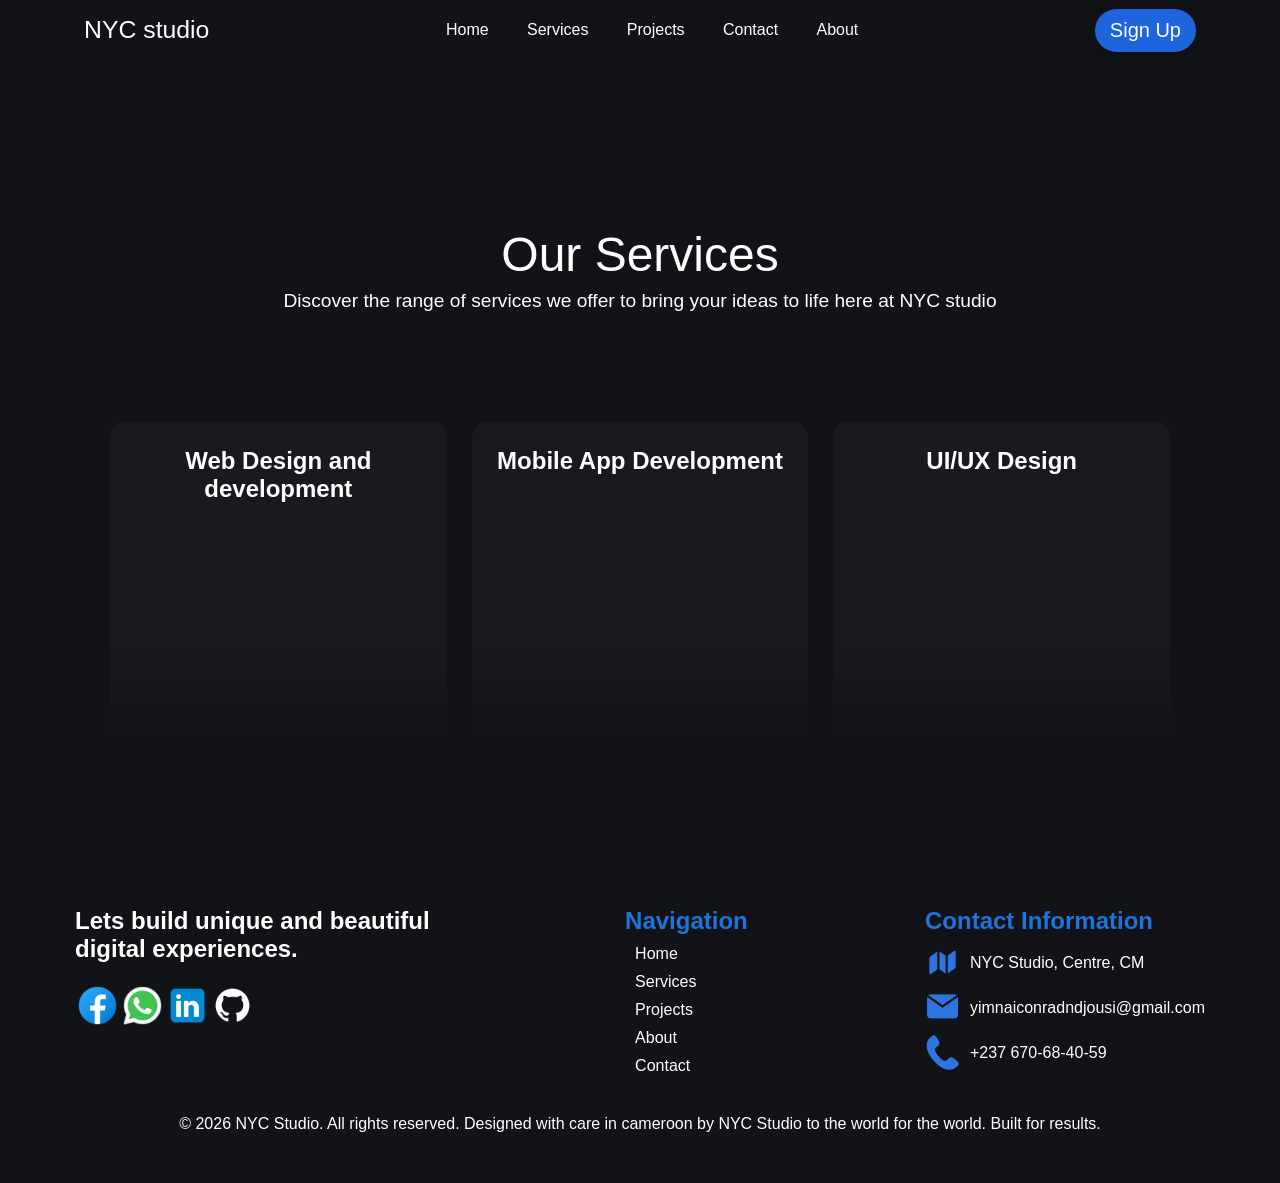
<file: pages/services.html>
<!DOCTYPE html>
<html lang="en">
<head>
    <meta charset="UTF-8">
    <meta name="viewport" content="width=device-width, initial-scale=1.0">
    <title>NYC studio</title>
    <link rel="stylesheet" href="../styles/style.css">
    <link rel="shortcut icon" href="../favicon.svg" type="image/x-icon">
    <script src="../scripts/main.js" defer></script>
</head>
<body>
    <section class="hero-section">
        <nav class="navbar">
            <div class="navbar-logo">
                <span>NYC studio</span>
            </div>
            <div class="navbar-link">
                <ul>
                    <li><a href="../index.html">Home</a></li>
                    <li><a href="./services.html">Services</a></li>
                    <li><a href="./projects.html">Projects</a></li>
                    <li><a href="./contact.html">Contact</a></li>
                    <li><a href="./about.html">About</a></li>
                </ul>
            </div>
            <div class="navbar-call-to-action">
                <a href="/login.html"><button class="signup-btn">Sign Up</button></a>
            </div>
        </nav>
    </section>

    <!-- #Services Section -->

    <section class="service-section">
        <div class="service-container">
            <div class="service-section-page-h">
                <span>Our Services</span>
                <div class="service-section-p">
                    <p>Discover the range of services we offer to bring your ideas to life here at NYC studio</p>
                </div>
            </div>

            <div id="services-card-container">
                    <div class="service-card">
                        <h2>Web Design and development</h2>
                        
                        <div class="service-card-description">
                            <p>We design and create stunning and responsive websites that captivate your audience and drive results.</p>
                        </div>
                    </div>

                    <div class="service-card">
                        <h2>Mobile App Development</h2>

                        <div class="service-card-description">
                            <p>We build powerful and engaging mobile applications for both iOS and Android platforms.</p>
                        </div>
                    </div>

                    <div class="service-card">
                        <h2>UI/UX Design</h2>

                        <div class="service-card-description">
                            <p>We create unique and memorable user interfaces and experiences that enhance your product's usability and appeal.</p>
                        </div>
                        
                    </div>
            </div>
        </div>
    </section>

    <!-- #Footer Section -->

    <footer>
        <div class="footer-content">
            <div class="conclusion">
                <p>Lets build unique and beautiful digital experiences.</p>
                <div class="socail-medias">
                    <img class="icon" src="../icons/facebook.webp" alt="Facebook">
                    <img class="icon" src="../icons/whatsapp.png" alt="Whatsapp">
                    <img class="icon" src="../icons/linkedin.webp" alt="Linkedin">
                    <img class="icon" src="../icons/github-white.webp" alt="Github">
                </div>
            </div>

            <div class="footer-links-container">
                <h1>Navigation</h1>
                <div class="foot-link-div">
                    <ul>
                        <li class="foot-nav" id="home-redirect"><a class="foot-li" href="../index.html">Home</a></li>
                        <li class="foot-nav"><a class="foot-li" href="../pages/services.html">Services</a></li>
                        <li class="foot-nav"><a class="foot-li" href="../pages/projects.html">Projects</a></li>
                        <li class="foot-nav"><a class="foot-li" href="../pages/about.html">About</a></li>
                        <li class="foot-nav"><a class="foot-li" href="../pages/contact.html">Contact</a></li>
                    </ul>
                </div>
            </div>

            <div class="footer-extra">
                <h1>Contact Information</h1>
                <div class="contact-information">
                    <img class="icon" src="../icons/map.webp" alt="Map icon">
                    <p>NYC Studio, Centre, CM</p>
                </div>

                <div class="contact-information">
                    <img class="icon" src="../icons/message.webp" alt="mail icon">
                    <p>yimnaiconradndjousi@gmail.com</p>
                </div>

                <div class="contact-information">
                    <img class="icon" src="../icons/phone.webp" alt="phone icon">
                    <p>+237 670-68-40-59 </p>
                </div>
            </div>
        </div>

        <div class="footer-copyright">
            <p>&copy; 2026 NYC Studio. All rights reserved. Designed with care in cameroon by NYC Studio to the world for the world. Built for results.</p>
        </div>
    </footer>

</body>
</html>
</file>
<file: styles/style.css>
*,
*::before,
*::after {
    box-sizing: border-box;
}

:root {
    --font-size : 1.25em;
    --font-title : 'Arial', sans-serif;
    --font-logo : 'Arial', sans-serif;
    --bg-color : #121317;
    --btn-font-size : 1.2em;
    --btn-primary-color : rgb(30, 100, 220);
    --btn-secondary-color : rgb(255, 255, 255);
    --btn-border-radius : 40px;
    --btn-shadow: 0 0 10px rgba(17, 17, 17, 0.774);
    --primary-color : rgb(255, 255, 255);
    --secondary-color : rgb(0, 0, 0);
}

html {
    scroll-behavior: smooth;
}

*{
    /* outline: 2px solid red; */
    margin: 0;
    padding: 0;
    scroll-behavior: smooth;
}

body {
    display: flex;
    flex-direction: column;
    font-family: Arial, Helvetica, sans-serif;
}


a {
    text-decoration: none;
    color: var(--primary-color);
}

p{
    margin: 0;
    padding: 0;
}

h1{
    margin: 0;
    padding: 0;
}

.icon {
    width: 45px;
}

                        /* #INDEX.HTML PAGE */

/* #Hero Section */

.hero-section {
    display: flex;
    flex-direction: column;
    background-color: #121317;
    background-size: cover;
    max-width: 100%;
    height: auto;
    margin: 0;
    padding-top: 10px;
    align-items: center;
    color: var(--primary-color);
    box-sizing: border-box;
}

/*# Navigation Bar */

.navbar {
    display: flex;
    position: static;
    width: 90%;
    height: 25px;
    z-index: 1000;
    align-items: center;
    justify-content: center;
    justify-content: space-between;
    padding: 20px;
    background: transparent;
    backdrop-filter: blur(4px);
    -webkit-backdrop-filter: blur(4px);
    box-shadow: 0 0px 15px rgba(0, 0, 0, 0.203);
    border-radius: 18px;
}

.navbar-logo {
    font-size: 1.55em;
    cursor: pointer;
    color: var(--primary-color);
}

.navbar-link ul{
    display: flex;
    flex-direction: row;
    font-size: 1em;
    font-weight: 500;
    gap: 3vw;
    justify-content: space-between;
    list-style: none;
    font-family: var(--font-title);;
}

.navbar-link ul li {
    cursor: pointer;
}

.navbar-link ul li a {
    transition: all 0.2s ease;
}

.navbar-link ul li a:hover {
    color: rgb(30, 115, 220);
}

.navbar-call-to-action {
    display: flex;
    align-items: center;
    justify-content: center;
}

.signup-btn {
    font-size: var(--font-size);
    color: var(--primary-color);
    padding: 15px;
    padding-bottom: 10px;
    padding-top: 10px;
    border-radius: var(--btn-border-radius);
    border: none;
    cursor: pointer;
    background: var(--btn-primary-color);
    box-shadow: var(--btn-shadow);
    transition: all 0.2s ease;
}

.signup-btn:hover {
    background-color: rgb(30, 115, 220);
}

/* #Hero Content */

.hero-content {
    display: flex;
    flex-direction: column;
    align-items: center;
    text-align: center;
    gap: 20px;
    margin-top: 15vh;
    margin-bottom: 2%;
    width: 90%;
}

.hero-content h1 {
    font-size: 4em;
    font-family: var(--font-title);
    width: 65%;
    max-width: 1000px;
    color: var(--primary-color);
}

.hero-content p {
    font-size:1.25rem;
    width: 50%;
    max-width: 1000px;
    color: var(--primary-color);
    margin-bottom: 20px;
}

.hero-buttons {
    display: flex;
    gap: 20px;
}

.Start-project-btn, .view-project-btn {
    display: flex;
    color: var(--primary-color);
    font-size: var(--font-size);
    padding: 30px;
    padding-bottom: 12px;
    padding-top: 12px;
    border-radius: var(--btn-border-radius);
    border: none;
    background: var(--btn-primary-color);
    box-shadow: var(--btn-shadow);
    cursor: pointer;
    transition: all 0.2s ease;
}

.Start-project-btn:hover {
    background-color: rgb(30, 115, 220);
}

.view-project-btn {
    color: var(--primary-color);
    border: 1px solid rgba(68, 68, 68, 0.752);
    background: var(--secondary-color);
    backdrop-filter: blur(2px);
    -webkit-backdrop-filter: blur(2px);
}

.view-project-btn:hover {
    background-color: #101010;
}

.view-project-btn:active, .Start-project-btn:active, .signup-btn:active {
    transform: translateZ(5px) scale(0.95);
    box-shadow: 0 0 0 rgba(111, 111, 111, 0.801);
}

.view-project-btn:hover .Start-project-btn{
    background: rgb(255, 255, 255);
    color: rgb(0, 0, 0);
    box-shadow: 0 0 10px rgba(111, 111, 111, 0.801);
}

/* #Services Section */

.service-section {
    display: flex;
    flex-direction: column;
    text-align: center;
    justify-content: center; 
    background-color: #121317;
    box-sizing: border-box;
    color: white;
    width: 100%;
    padding: 75px;
}

.service-container {
    width: 100;
}

.service-section-h, .service-section-page-h {
    display: flex;
    flex-direction: column;
    font-size: 1.25em;
    font-family: var(--font-title);
    color: rgb(255, 255, 255);
    text-align: center;
    margin-top: 190px;
    margin-bottom: 50px;
    gap: 6px;
    align-items: center;
}

.service-section-h span, .service-section-page-h span {
    font-size: 3rem;
    padding: 2px;
}

.service-section-p {
    font-size: 1.2rem;
}

#services-card-container {
    display: grid;
    grid-template-columns: repeat(auto-fit, minmax(320px, 1fr));
    column-gap: 25px;
    row-gap: 25px;
    text-align: center;
    width: 100%;
    margin-top: 75px;
    padding: 35px;
}

@keyframes fade-in-bottom {
  from {
    opacity: 0;
    transform: translateY(50px);
  }
  to {
    opacity: 1;
    transform: translateY(0);
  }
}

.service-card {
    display: flex;
    flex-direction: column;
    align-items: center;
    padding: 25px;
    height: 350px;
    background-color: #181A1E;
    background: linear-gradient(180deg,rgba(24, 26, 30, 1) 65%, rgba(18, 19, 23, 1) 90%);
    border-radius: 15px;
    box-sizing: border-box;
    animation: fade-in-bottom linear both;
    animation-timeline: view();
    animation-duration: 40s;
    animation-range: entry 25% cover 25%;
}

.service-card:nth-child(6) {
  animation-delay: 50s;
}

.service-card:nth-child(5) {
  animation-delay: 40s;
}

.service-card:nth-child(4) {
  animation-delay: 30s;
}

.service-card:nth-child(3) {
  animation-delay: 20s;
}

.service-card:nth-child(2) {
  animation-delay: 10s;
}

.service-card:nth-child(1) {
  animation-delay: 0s;
}

.service-card h2 {
    font-size: 1.5em;
    font-family: var(--font-title);
    color: rgb(255, 255, 255);
    margin-bottom: 20px;
}

.service-card p {
    font-size: var(--font-size);
    color: rgb(200, 200, 200);
    text-align: center;
}

.service-card-description {
    display: flex;
    opacity: 0;
    transition: all 0.3s ease;
    transform: translateY(80px) ;
}

.service-card:hover .service-card-description {
    opacity: 1;
    transform: translateY(30px);
}

.see-more {
    display: flex;
    justify-content: center;
    margin-top: 10px;
    margin-bottom: 35px;
}

.see-more-btn, #buildProject {
    display: flex;
    font-size: var(--font-size);
    color: var(--primary-color);
    padding: 30px;
    padding-bottom: 12px;
    padding-top: 12px;
    border-radius: 30px;
    border: 1px solid rgba(68, 68, 68, 0.752);
    background-color: var(--btn-primary-color);
    cursor: pointer;
}

.see-more-btn:hover {
    background-color: rgb(30, 115, 220);
}


/* #Review Section */

.review-section {
    display: flex;
    flex-direction: column;
    align-items: center;
    background-color: var(--bg-color);
    padding-top: 3%;
    padding: 6%;
    width: 100%;
}

.review-info {
    display: flex;
    justify-content: center;
    justify-content: space-around;
    width: 100%;
    color: white;
    padding: 20px;
    margin-top: 4%;
    margin-bottom: 4%;
}

.summary-review-info {
    display: flex;
    flex-direction: column;
    justify-content: center;
    align-items: center;
}

.summary-review-info p {
    font-size: 2.3rem;
}

.summary-review-info span {
    font-size: 0.95rem;
}

.summary-review-info h3 {
    font-size: 1rem;
}

.customer-review, .rewiews-containers {
    display: flex;
    width: 100%;
    flex-direction: column;
    justify-content: center;
    align-items: center;
    color: var(--primary-color);
    margin-top: 8%;
    margin-bottom: 8%;
}

.rewiews-containers {
    flex-direction: row;
    margin: 0;
    align-items: start;
}

.customer-container {
    display: flex;
    flex-direction: column;
    width: 55%;
    text-align: center;
    margin-bottom: 4%;
    gap: 6px;
}

.customer-container p{
    font-size: 1.2rem;
    margin-top: 2px;
}

.customer-container span{
    font-size: 3rem;
    margin-bottom: 10px;
}

.user-review {
    display: flex;
    flex-direction: column;
    width: 25%;
    background-color: #181A1E;
    margin: 10px;
    height: auto;
    min-height: 26vh;
    padding: 25px;
    border-radius: 12px;
    animation: fade-in-bottom linear both;
    animation-timeline: view();
    animation-duration: 75s;
    animation-range: entry 0% cover 50%;
}

.user-review:nth-child(1) {
  animation-delay: 10s;
}

.user-review:nth-child(2) {
  animation-delay: 20s;
}

.user-review:nth-child(3) {
  animation-delay: 40s;
}

.user-review:nth-child(4) {
  animation-delay: 60s;
}

.user-review h3 {
    margin-bottom: 7px;
    font-size: 1.35rem;
    color: rgb(30, 115, 220);
}

.user-review p {
    margin-bottom: 7px;
    font-size: 1.25rem;
}

#buildProject {
    margin-top: 70px;
    padding: 15px;
    font-size: 1.25rem;
}

/* #SERVICE.HTML PAGES */

.service-section-page-h {
    margin-top: 100px;
    background-color: #121317;
}



/*#Footer Section*/

footer {
    display: flex;
    flex-direction: column;
    padding: 75px;
    padding-top: 25px;
    padding-bottom: 50px;
    background-color: var(--bg-color);
    color: white;
    flex-wrap: wrap;
    justify-content: center;
}

.footer-content {
    display: flex;
    justify-content: space-between;
    padding-bottom: 10px;
}

.conclusion {
    display: flex;
    flex-direction: column;
    width: 33%;
}

.conclusion p{

    font-size: 1.5rem;
    margin-bottom: 10px;
    font-weight: 600;
}

.timeless {
    font-style: italic;
    font-weight: 500;
}

.socail-medias {
    display: flex;
    justify-content: space-between;
    width: 38%;
    margin-top: 10px;
}

.socail-medias img{
    cursor: pointer;
}

.footer-links-container {
    display: flex;
    flex-direction: column;
}

.footer-links-container h1{
    font-size: 1.5em;
    color: rgb(30, 115, 220);
}

.foot-link-div ul{
    display: flex;
    flex-direction: column;
    padding: 10px;
    list-style-type: none;
    transition: all 0.3s ease;
}

.foot-link-div ul div{
    transition: all 0.3s ease;
}

.foot-link-div ul div:hover{
    transform: translateX(15px);
}

.foot-nav {
    padding-bottom: 10px;
}

.foot-li, .foot-nav {
    color: white;
    text-decoration: none;
    transition: all 0.3s ease;
}

.foot-li:hover {
    color: rgb(30, 115, 220);
}

.footer-extra {
    display: flex;
    flex-direction: column;
}

.footer-extra h1{
    font-size: 1.5em;
    color: rgb(30, 115, 220);
}

.contact-information {
    display: flex;
    padding-top: 10px;
    align-items: center;
}

.contact-information img{
    width: 35px;
}

.contact-information p{
    padding-left: 10px;
}

.footer-copyright {
    display: flex;
    justify-content: center;
    margin-top: 10px;
}
</file>
<file: styles/signup.css>
:root {
    --text-color: rgb(171, 171, 171);
    --text-color-1: rgb(255, 255, 255);
    --placeholder-color:rgb(186, 186, 186);
    --text-font: roboto,Verdana, Geneva, Tahoma, sans-serif;
    --bg-color: whitesmoke;
    --image-size: 50px; 
}

*{
    /* outline: 2px solid red; */
    margin: 0;
    padding: 0;
}

p {
    margin: 0;
    color: var(--text-color-1);
    text-align: center;
    margin-bottom: 9%;
}

hr {
    background-color: var(--placeholder-color);
    width: 100%;
    margin-top: 3px;
    outline: 1px solid rgb(30, 100, 220);
    border: none;
    transition: background-color 0.5s ease;
}

.hr{
    margin-bottom: 15px;
}

body {
    margin:0;
    padding: 0;
    background-color: #121317;
}

/* #Icon*/

.socail-media-icons {
    width: var(--image-size);
}

.input-icon{
    width: 18px;
    margin: 10px;
}

#show-or-hide-password {
    width: 20px;
    margin: 6px;
    margin-bottom: 3px;
    margin-left: 25%;
}

#show-or-hide-password:hover {
    cursor: pointer;
}

/* #Login form */

.signup-form, .login-form {
    display: flex;
    font-family: var(--text-font);
    background-color: #181A1E;
    justify-content: center;
    align-items: center;
    box-sizing: border-box;
    min-height: 95vh;
    border-radius: 10px;
    margin: 0 auto;
    padding:0 10px 0 10px;
    width: 25%;
}

#username-error, #password-error,#email-error {
    margin: 0;
}

form {
    display: flex;
    flex-direction: column;
    width: 100%;
    max-width: 800px;
    padding:0 40px 0 40px;

}

.form-title {
    color: white;
    display: flex;
    justify-content: center;
    margin: 0;
    padding: 0;
    margin: 5% 0 5% 0 ;
}

label {
    color: white;
}

input:focus {
    outline: none;
    box-shadow: none;
    background-color: transparent;
}

input[type="text"],  input[type="password"], input[type="email"] {
    color: white;
    border:none;
    background-color: transparent;
    font-size: medium;
    width: 90%;
}

input:user-valid{
    color: rgb(0, 132, 185);
}

input:user-invalid{
    color:red;
}

input:-webkit-autofill,
input:-webkit-autofill:hover, 
input:-webkit-autofill:focus, 
input:-webkit-autofill:active {
    -webkit-box-shadow: 0 0 0 1000px #181A1E inset !important;
    -webkit-text-fill-color: #ffffff !important; 
    transition: background-color 5000s ease-in-out 0s;
}

.input-and-logo {
    display: flex;
    align-items: center;
}

::placeholder{
    color:var(--placeholder-color);
}

.input-field:focus-within hr {
    background-color: rgba(23, 173, 232, 1);
    height: 2px;
}

.forgot-password-link {
    text-align: right;
    text-decoration: none;
    color:var(--text-color);
    margin-bottom: 25px; 
}

#login-btn, #signup-btn {
    margin-top: 8%;
    text-align: center;
    padding: 5%;
    cursor: pointer;
    border-radius: 30px;
    border: none;
    margin-bottom: 5%;
    background-color: rgb(30, 100, 220);
    color: whitesmoke;
    box-shadow: 0 0 5px rgba(40, 40, 40, 0.285);
    transition: 0.2s ease;
}

#signup-btn {
    font-size: 1em;
    margin-top: 5px;
}

.login-btn:hover {
    background-color: rgb(30, 115, 220);
}

.login-btn:active {
    opacity: 0.9;
    transform: translateY(4px) translateX(2px) scale(0.98);
    box-shadow: none;
}

.sign-up {
    display: flex;
    justify-content: center;
    margin-bottom: 20px;
}

.signup-option, .login-option {
    display: flex;
    width: 65%;
    align-items: center;
    justify-content: center;
    justify-content: space-between;
    margin: 0;
    margin-bottom: 15%;
}

.login-option {
    margin-bottom: 20%;
}

.external-link {
    text-decoration: none;
    color:var(--text-color);
    text-align: center;
    margin-bottom: 5%;
}

/* #Responsiveness */

@media (min-width: 768px) {
    form {
        max-width: 800px;
    }

    .login-form, .signup-form {
        min-height: 500px;
        width: 25%;
        max-width: 500px;  
        padding: 10px;
        border-radius: 15px;
        display: flex;
        box-shadow: 0 0 12px rgba(9, 9, 9, 0.285);
    }

    .login-btn {
        padding: 12px 0;
        font-size: medium;
    }

    .signup-option {
        gap: 2%;
    }

    body {
        margin: 0;
        align-items: center;
        justify-content: center;
        height: 100vh;
        display: flex;
    }

    #show-or-hide-password {
        margin-left: 6px;
    }

}
</file>
<file: styles/admin.css>
* {
    margin: 0;
    padding: 0;
    /* outline: 2px solid red; */
}

body {
    font-family: 'Segoe UI', Tahoma, Geneva, Verdana, sans-serif;
    background-color:#121317;
}

.icon {
    width: 35px;
}

.sibebar-icon {
    width: 25px;
}

#admin-dashboard {
    display: flex;
    height: auto;
}

/* Sidebar Navigation */
.sidebar {
    display: flex;
    flex-direction: column;
    position: fixed;
    width: 100%;
    top: 0;
    bottom: 0;
    padding: 25px;
    padding-top: 65px;
    gap: 55px;
    background-color: #181A1E;
    color: white;
}

.admin-user {
    display: flex;
    gap: 25px;
}

.user-image {
    width: 40px;
    background-color: rgb(21, 198, 183);
    border-radius: 50%;
    padding: 8px;
}

.admin-info {
    display: flex;
    flex-direction: column;
    gap: 5px;
}

.sidebar-nav p{
    font-size: 0.82em;
}

.sidebar-nav ul{
    list-style: none;
}

.sidebar-nav-container {
    display: flex;
    flex-direction: column;
    margin-top: 25px;
    gap: 15px;
}

.sidebar-link {
    display: flex;
    align-items: center;
    padding: 10px;
    margin: 0;
    font-size: 1.2em;
    font-weight: 600;
    transition: all 0.2s ease;
    cursor: pointer;
}

.sidebar{
    width: 15%;
}

.sideBar:hover{
    background-color: rgba(34, 113, 250, 0.74);
}


/* Dashboard Section */
.main-page-view {
    display: flex;
    flex-direction: column;
    gap: 25px;
    justify-content: center;
}

#welcome-view {
    display: flex;
}

.dashboard {
    display: flex;
    flex-direction: column;
    position: absolute;
    right: 0;
    left: 19%;
    top: 60px;
    padding: 25px;
    height: auto;
    min-height: 84.5vh;
    color: white;
    background-color: #181c24;
}

#navbar {
    display: flex;
    justify-content: space-between;
    position: fixed;
    left: 19%;
    right: 0;
    top: 0;
    padding: 18px;
    align-items: center;
    background-color: #181A1E;
    border-left: 1px solid rgb(101, 101, 101);
}

.navbar-left span{
    font-size: 1.5rem;
}

.nav-icon {
    width: 25px;
    cursor: pointer;
}

.main-view-analytics {
    display: flex;
    justify-content: space-around;
    padding: 10px;
    font-size: 1.2rem;
    gap: 40px;
}

.view-card {
    display: flex;
    justify-content: space-between;
    width: 80%;
    background-color: #181A1E;
    padding: 30px;
    border-radius: 8px;
    box-sizing: border-box;
    box-shadow: 0 0 20px rgba(10, 10, 10, 0.575);
}

#userName {
    color: rgb(37, 150, 255);
}

#sidebar-username {
    font-size: 1.25em;
}

.card-section {
    display: flex;
    flex-direction: column;
    gap: 10px;
}

.card-section-2 {
    display: flex;
    padding-top: 35px;
}

.welcome-msg {
    display: flex;
    gap: 10px;
    font-size: 1.15em;
}

/* Add Service Form */
.add-form-container {
    display: none;
    position: fixed;
    top: 17%;
    left: 38%;
    width: 30%;
    background-color: #181A1E;
    margin-left: 10px;
    border-radius: 8px;
    box-shadow: 0 0 20px rgba(10, 10, 10, 0.899);
}

#for-user-form-input{
    display: none;
    flex-direction: column;
}

#for-service-form-input {
    display: flex;
    flex-direction: column;
}

form {
    display: flex;
    flex-direction: column;
    width: 100%;
    padding: 15px;
    gap: 10px;
}

::placeholder {
    font-family: Arial, Helvetica, sans-serif;
    font-size: 1.25rem;
    color: #e3e3e37d;
}

select {
    background-color: #181c24;
    color: white;
    padding: 8px;
    font-size: 1.05em;
    border-radius: 5px;
}

option {
    background-color: ;
}

hr {
    margin-bottom: 10px;
}

textarea {
    font-size: 1.5em;
    resize: none;
    padding: 2px;
    margin-bottom: 3px;
    background: none;
    border: none;
    color: white;
    height: 150px;
}

textarea:focus {
    border: none;
    outline: none;
}

label {
    font-size: 1.2em;
    margin-bottom: 12px;
}

/* Table Display */
.table-section {
    display: flex;
    width: 100%;
    justify-content: center;
    align-items: center;
}

#table-container {
    display: flex;
    width: 98%;
    padding: 12px;
    box-sizing: border-box;
    box-shadow: 0 0 20px rgba(10, 10, 10, 0.734);
    border-radius: 12px;
    background-color: #181A1E;
    justify-content: center;
    align-items: center;
}

table {
    width: 100%;
    border-collapse: collapse;
    font-family: Arial, Helvetica, sans-serif;
}

caption {
    text-align: left;
    font-size: 2rem;
    margin-bottom: 25px;
}

.caption-container {
    display: flex;
    justify-content: space-between;
    align-items: center;
}

#caption-title {
    display: flex;
}

.plus-icon {
    width: 24px;
}

.add-btn-container {
    display: flex;
    align-items: center;
    gap: 6px;
    padding: 1px;
    background-color: transparent;
}

.add-btn, #table-add-btn {
    font-size: var(--font-size);
    color: var(--primary-color);
    padding: 15px; 
    border-radius: 8px;
    border: none;
    cursor: pointer;
    background: rgb(30, 100, 220);
    box-shadow: var(--btn-shadow);
    transition: all 0.2s ease;
    margin-top: 12px;
    margin-bottom: 12px;
}

#table-add-btn {
    font-size: 0.54em;
    padding: 10px;
}

th, td {
    text-align: left;
    padding: 10px;
}

th, td {
  border: 2px solid #151414;
  padding: 14px;
  text-align: left;
}

thead th {
    color: white;
    background-color: rgb(30, 100, 220);
    font-size: 1.25rem;
    font-weight: 500;
}

tbody tr:nth-child(even) {
  background-color:#121317;
}

tbody tr {
  transition: all 0.3s ease;
}

tbody tr:hover {
  background-color: rgba(30, 100, 220, 0.5);
}

.table-buttons {
    display: flex;
    justify-content: center;
    gap: 10px;
    background-color: transparent;
}

.modify-btn , .delete-btn {
    cursor: pointer;
    border: none;
    border-radius: 8px;
    padding: 4px;
    background-color: transparent;
}

.modify-btn {
    background-color:#0055ff8a;
    transition: all 0.2s ease;
}

.delete-btn {
    background-color:#ff00008a;
    transition: all 0.2s ease;
}

.modify-btn:hover, .delete-btn:hover {
    background-color:#1966ffcb;
    transition: all 0.2s ease;
}

.delete-btn:hover {
    background-color:#ff1919cb;
}

.modify-btn img, .delete-btn img{
    width: 25px;
    cursor: pointer;
    background-color: transparent;
}

/* Modification Form */
#modify-form-container {
    width: 32%;
    background-color: #181A1E;
    margin-left: 10px;
    border-radius: 8px;
    position: fixed;
    top: 17%;
    left: 38%;
    padding: 20px;
    display: none;
    flex-direction: column;
    box-sizing: border-box;
    box-shadow: 0 0 20px rgba(10, 10, 10, 0.75);
}

#modify-service-title { 
    font-size: 1.25em;
    padding: 2px;
    margin-bottom: 3px;
    background: none;
    border: none;
    color: white;
    height: 22px;
    max-height: 23px;
    scrollbar-width: none;
}

.close-btn {
    width: 28px;
    position: absolute;
    padding: 4px;
    right: -5px;
    top: -5px;
    cursor: pointer;
    border-radius: 50%;
    background-color:rgb(210, 30, 30);
    box-shadow: 0 0 6px rgba(10, 10, 10, 0.908);
}

form {
    display: flex;
    flex-direction: column;
    width: 94%;
    padding: 15px;
    gap: 10px;
}

::placeholder {
    font-family: Arial, Helvetica, sans-serif;
    font-size: 1rem;
    color: #e3e3e37d;
}

hr {
    margin-bottom: 10px;
}

input[type="text"], input[type="email"] { 
    font-family: Arial, Helvetica, sans-serif;
    font-size: 1.25em;
    padding: 2px;
    margin-bottom: 3px;
    background: none;
    border: none;
    color: white;
}

textarea {
    font-family: Arial, Helvetica, sans-serif;
    font-size: 1.25em;
    resize: none;
    padding: 2px;
    margin-bottom: 3px;
    background: none;
    border: none;
    color: white;
    height: 150px;
}

#modify-form-input {
    height: 25px;
}

input[type="text"]:focus, textarea:focus, input[type="email"]:focus {
    border: none;
    outline: none;
}

label {
    font-size: 1.2em;
    margin-bottom: 12px;
}

.modification-buttons {
    display: flex;
    justify-content: right;
    gap: 20px;
}

#apply-changes-btn, #discard-changes-btn {
    font-size: 1.15em;
    color: white;
    padding: 8px 15px 8px 15px; 
    border-radius: 8px;
    border: none;
    cursor: pointer;
    background: rgb(30, 100, 220);
    box-shadow: var(--btn-shadow);
    transition: all 0.2s ease;
    margin-top: 12px;
    margin-bottom: 12px;
}

#discard-changes-btn {
    background-color: rgb(185, 30, 30);
}
</file>
<file: styles/contact.css>
.hero-content {
    display: flex;
    flex-direction: column;
    justify-content: center;
    align-items: center;
    padding: 100px;
    margin: 0;
    margin-top: 25px;
    background-color: #181A1E;
    border-radius: 15px;
}

.heading-content {
    display: flex;
    flex-direction: column;
    justify-content: center;
    align-items: center;
    text-align: center;
    width: 80%;
    padding-bottom: 50px;
    padding-top: 10px;
}

.heading-content-h {
    display: flex;
    align-items: center;
    justify-content: center;
    width: 80%;
    margin-bottom: 25px;
    color: rgb(30, 120, 220);
}

.heading-content-h h1 {
    color: rgb(30, 120, 220);
}

.heading-content-p {
    display: flex;
    align-items: center;
    justify-content: center;
    width: 90%;
    margin-bottom: 15px;
    line-height: 25px;
    font-size: large;
}

.info-social-medias {
    display: flex;
    align-items: center;
    gap: 8px;
    margin: 0;
    margin-top: 5px;
    padding: 0;
}

#contact-section {
    display: flex;
    padding: 10px;
    padding-top: 70px;
    padding-bottom: 110px;
    justify-content: space-around;
    background-color: #121317;
    color: white;
}

.Contact-info {
    display: flex;
    flex-direction: column;
    width: 32%;
}

.contact-title {
    font-size: 0.9rem;
    margin: 8px;
    margin-left: 0;
}

.Contact-info h2{
    font-size: 3rem;
    margin-bottom: 20px;
}

.timeless {
    font-weight: 500;
    font-style: italic;
}

.info-title {
    font-size: 1rem;
    font-weight: 700;
    margin-bottom: 5px;
}

.info-contact {
    font-size: 1.4rem;
    margin-bottom: 30px;
    font-weight: 50;
    margin-top: 5px;
    color: rgb(30, 115, 220);
}

form {
    display: flex;
    flex-direction: column;
    padding: 25px;
    width: 500px;
    background-color: #181A1E;
    box-shadow: var(--shadow);
    border-radius: 10px;
}

.input-fields {
    display: flex;
    flex-direction: column;
}

.seperator {
    background-color:rgb(30, 100, 220);
    height: 1px;
    margin-bottom: 14px;
    border: none;
}

label {
    margin: 10px;
    margin-left: 0;
}

::placeholder {
    font-family: Arial, Helvetica, sans-serif;
    font-size: 0.98rem;
    color: rgb(114, 114, 114);
}

input[type="text"], input[type="email"] {
    background-color: transparent;
    border: none;
    text-align: left;
    margin: 5px;
    margin-left: 0;
    padding: 0;
    font-size: 1.2rem;
    color: white;
}

textarea {
    background-color: transparent;
    border: none;
    resize: none;
    text-align: left;
    margin: 0;
    margin-top: 8px;
    padding: 0;
    font-size: 1.2rem;
    width: 100%;
    height: 175px;
    max-height: 200px;
    color: white;
}

input[type="text"]:focus, input[type="email"]:focus, textarea:focus {
    outline: none;
    border: none;
    box-shadow: none; 
} 

.form-btn {
    display: flex;
    justify-content: center;
}

#submit-btn {
    font-size: 0.94rem;
    padding: 14px 20px 14px 20px;
    background-color: rgb(30, 120, 220);
    border: none;
    width: 95%;
    text-align: center;
    color: white;
    border-radius: 20px;
    box-shadow: 0 0 20px rgba(10, 10, 10, 0.734);
    cursor: pointer;
    transition: all 0.2s ease;
    margin-top: 20px;
}
</file>
<file: styles/projects.css>
:root {
    --projects-bg: #121317;
    --projects-panel: #181A1E;
    --projects-accent: rgb(30, 120, 220);
    --projects-text: #e3e3e3;
    --projects-muted: #8f98a3;
}

.hero-content {
    display: flex;
    flex-direction: column;
    align-items: center;
    justify-content: center;
    padding: 100px 40px;
    margin-top: 25px;
    background-color: var(--projects-panel);
    border-radius: 18px;
    text-align: center;
}

.hero-content h1 {
    font-size: 3.4rem;
    line-height: 1.05;
    color: var(--projects-accent);
    max-width: 900px;
}

.hero-content p {
    margin-top: 20px;
    color: white;
    font-size: 1.1rem;
    max-width: 760px;
    line-height: 1.8;
}

.projects-section {
    background-color: var(--projects-bg);
    padding: 60px 40px 100px;
    color: white;
}

.section-heading {
    display: flex;
    flex-direction: column;
    align-items: center;
    gap: 12px;
    margin-bottom: 45px;
    text-align: center;
}

.section-label {
    color: var(--projects-accent);
    letter-spacing: 0.22em;
    font-size: 0.85rem;
}

.section-heading h2 {
    font-size: 2.9rem;
    max-width: 780px;
}

.section-description {
    color: var(--projects-muted);
    max-width: 820px;
    line-height: 1.8;
    font-size: 1rem;
}

.projects-grid {
    display: grid;
    grid-template-columns: repeat(auto-fit, minmax(300px, 1fr));
    gap: 24px;
}

.project-card {
    background-color: var(--projects-panel);
    border: 1px solid rgba(255, 255, 255, 0.08);
    border-radius: 20px;
    overflow: hidden;
    display: flex;
    flex-direction: column;
    box-shadow: 0 20px 40px rgba(0, 0, 0, 0.35);
    transition: transform 0.3s ease, box-shadow 0.3s ease;
}

.project-card:hover {
    transform: translateY(-10px);
    box-shadow: 0 30px 60px rgba(0, 0, 0, 0.45);
}

.project-card img {
    width: 100%;
    height: 210px;
    object-fit: cover;
}

.project-card-body {
    display: flex;
    flex-direction: column;
    gap: 16px;
    padding: 28px;
    flex: 1;
}

.project-card-body h3 {
    font-size: 1.5rem;
    margin: 0;
    color: white;
}

.project-card-body p {
    margin: 0;
    color: var(--projects-text);
    line-height: 1.8;
}

.tech-list {
    display: flex;
    flex-wrap: wrap;
    gap: 10px;
}

.tech-item {
    padding: 8px 12px;
    border-radius: 999px;
    background-color: rgba(30, 120, 220, 0.15);
    color: var(--projects-accent);
    font-size: 0.85rem;
    font-weight: 600;
}

.project-card-footer {
    display: flex;
    justify-content: space-between;
    align-items: center;
    padding: 0 28px 24px;
    margin-top: auto;
}

.project-card-footer .view-project-btn {
    background: transparent;
    border: 1px solid rgba(30, 120, 220, 0.8);
    color: var(--projects-accent);
    border-radius: 999px;
    padding: 12px 20px;
    cursor: pointer;
    text-transform: uppercase;
    font-size: 0.9rem;
    letter-spacing: 0.08em;
}

.project-card-footer .view-project-btn:hover {
    background-color: rgba(30, 120, 220, 0.14);
}

.projects-action {
    display: flex;
    justify-content: center;
    margin-top: 55px;
}

.projects-action .see-more-btn {
    padding: 16px 36px;
    border-radius: 999px;
    border: 1px solid rgba(30, 120, 220, 0.9);
    background-color: rgba(30, 120, 220, 0.95);
    color: white;
    cursor: pointer;
    transition: background-color 0.25s ease;
}

.projects-action .see-more-btn:hover {
    background-color: rgb(30, 100, 190);
}

@media (max-width: 860px) {
    .hero-content {
        padding: 70px 26px;
    }

    .section-heading h2 {
        font-size: 2.4rem;
    }

    .projects-section {
        padding: 45px 24px 80px;
    }
}
</file>
